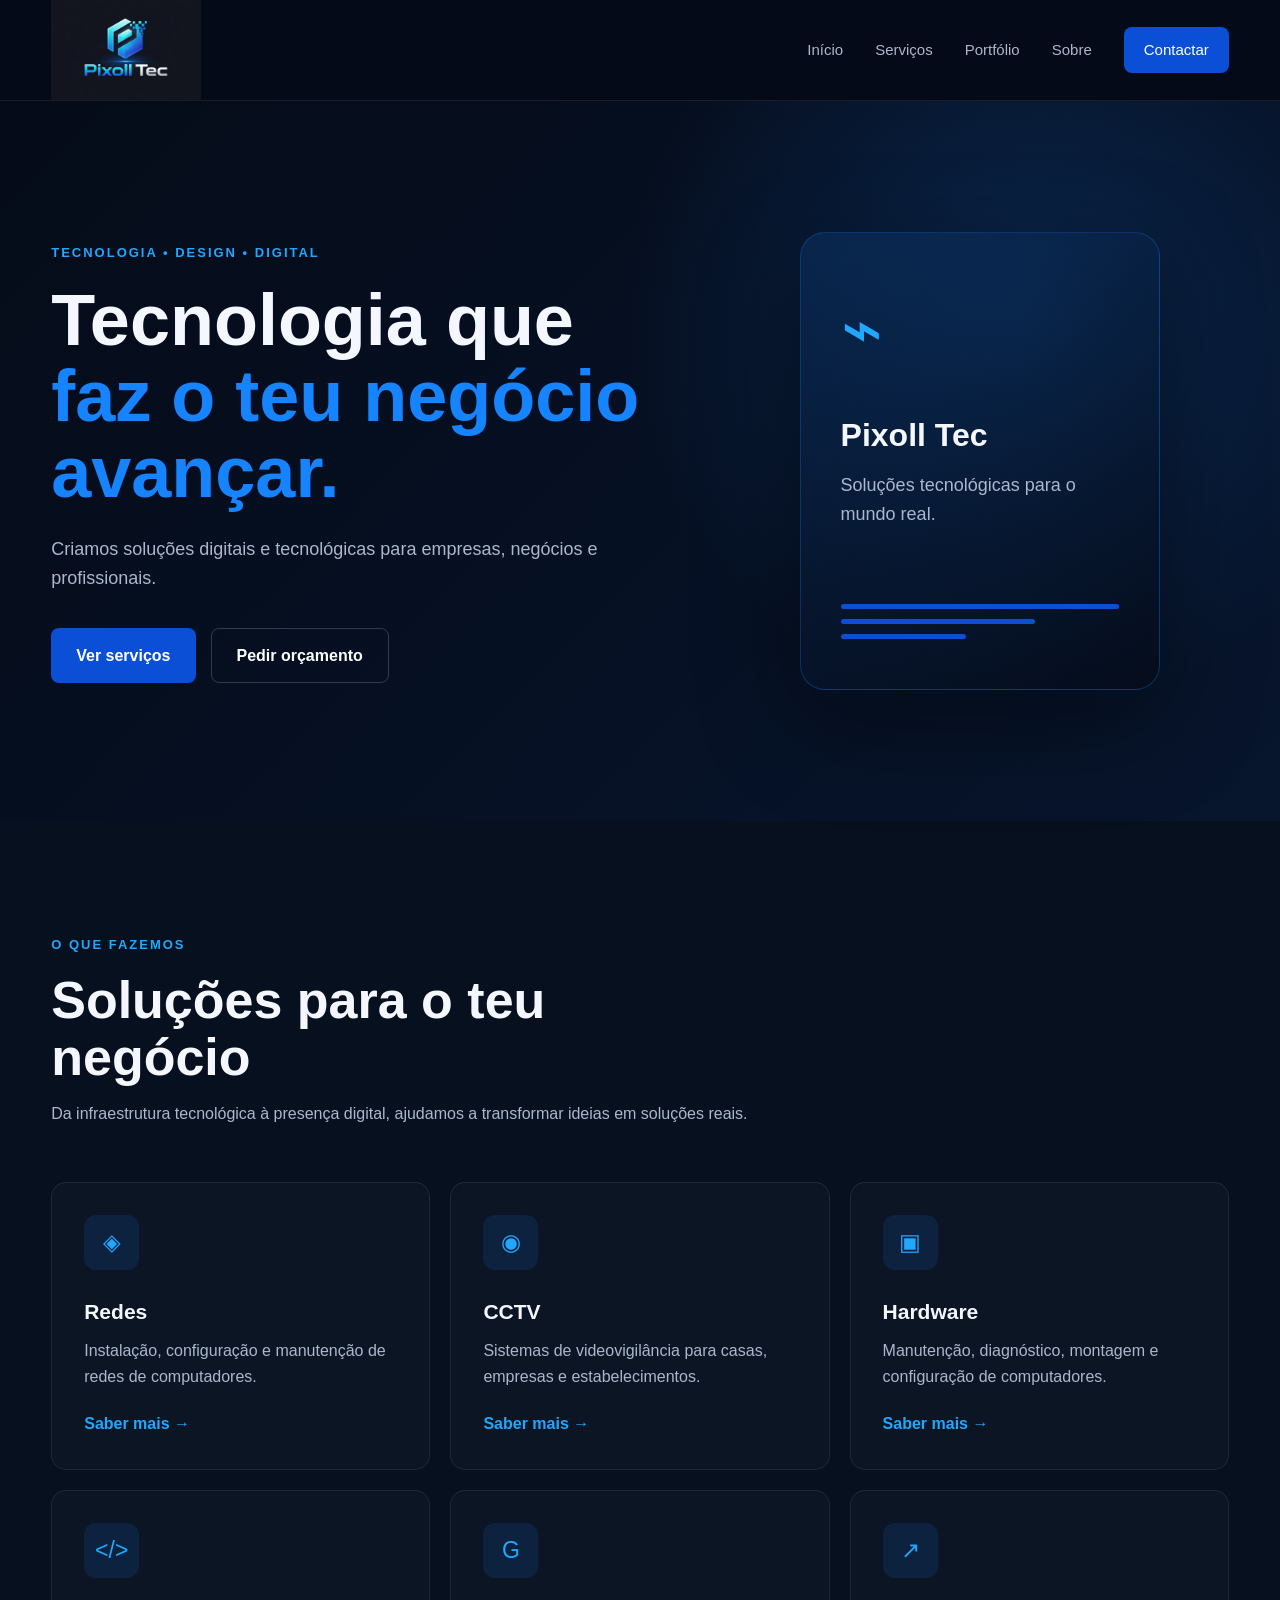
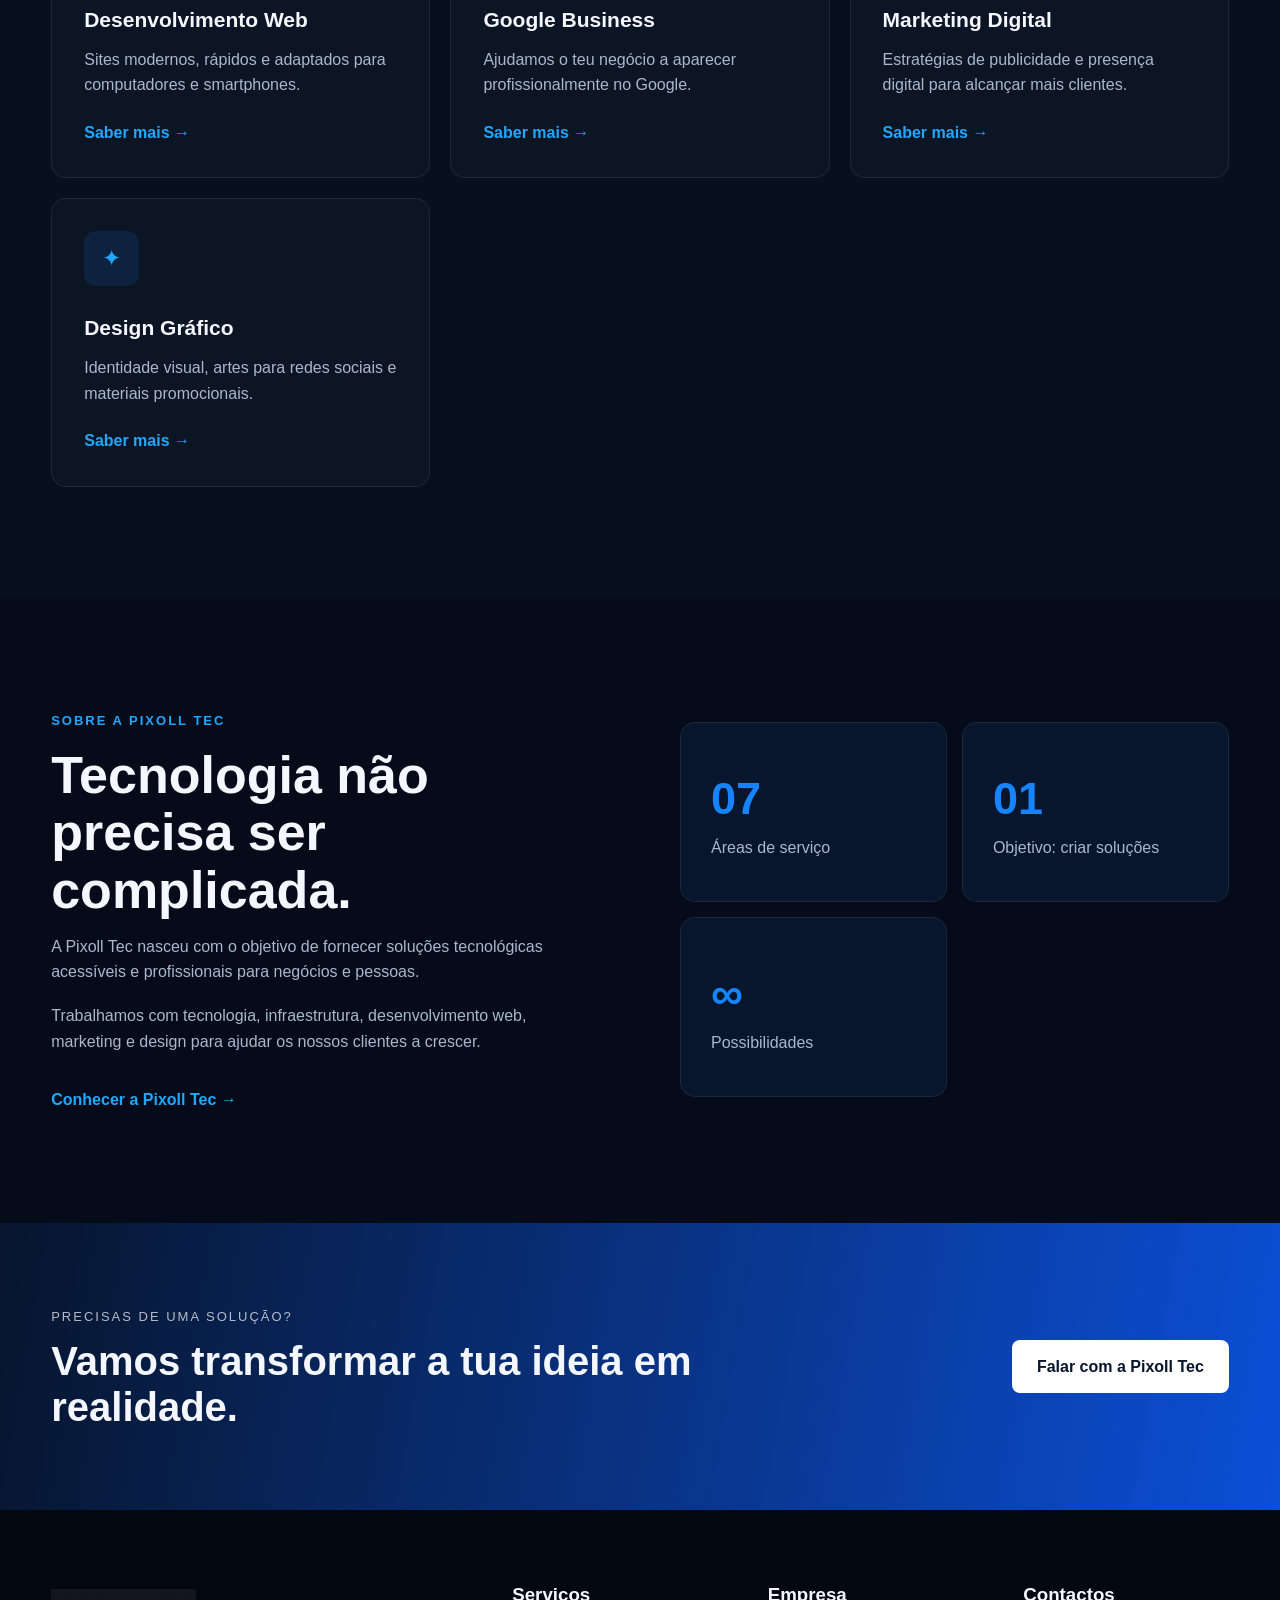
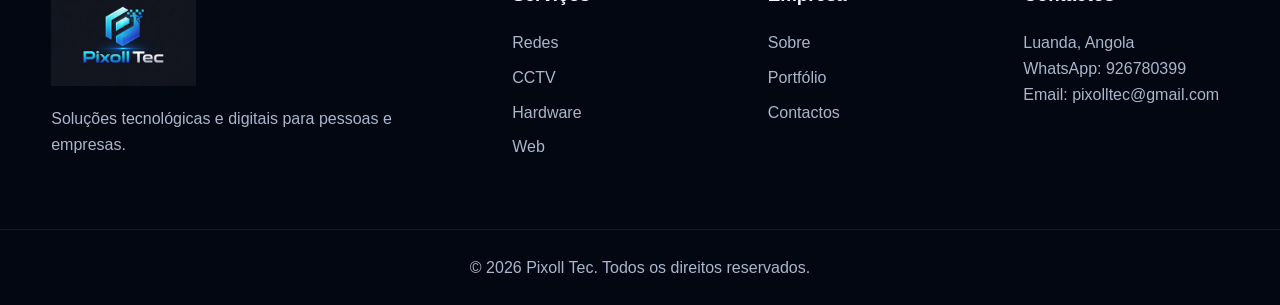
<file: index.html>
<!DOCTYPE html>
<html lang="pt">
<head>
    <!-- =========================
         BASIC SEO
    ========================== -->

    <meta charset="UTF-8">

    <title>Pixoll Tec | Soluções Tecnológicas e Digitais em Luanda</title>

    <meta name="description"
        content="Pixoll Tec é uma empresa de soluções tecnológicas e digitais em Luanda, Angola. Desenvolvimento Web, redes, CCTV, hardware, Google Business, marketing digital e design gráfico.">

    <meta name="keywords"
        content="Pixoll, Pixoll Tec, PixollTec, Pixoll Tecnologia, tecnologia em Luanda, soluções tecnológicas Angola, desenvolvimento web Luanda, criação de sites Angola, redes de computadores, CCTV Angola, hardware Angola, marketing digital Luanda, design gráfico Angola">

    <meta name="author" content="Pixoll Tec">
    <meta name="creator" content="Pixoll Tec">

    <meta name="robots" content="index, follow, max-image-preview:large">

    <meta name="googlebot" content="index, follow, max-image-preview:large">

    <meta name="viewport" content="width=device-width, initial-scale=1.0">

    <meta name="theme-color" content="#000000">

    <link rel="canonical" href="https://pixolltec.github.io/">


    <!-- =========================
         FAVICON / SITE ICON
    ========================== -->

    <link rel="icon" type="image/png" sizes="48x48" href="/logo.png">

    <link rel="icon" type="image/png" sizes="96x96" href="/logo.png">

    <link rel="apple-touch-icon" href="/logo.png">


    <!-- =========================
         OPEN GRAPH
         (Facebook / WhatsApp / etc.)
    ========================== -->

    <meta property="og:title"
        content="Pixoll Tec | Soluções Tecnológicas e Digitais">

    <meta property="og:description"
        content="Soluções tecnológicas e digitais para empresas, negócios e profissionais em Luanda, Angola.">

    <meta property="og:image"
        content="https://pixolltec.github.io/logo.png">

    <meta property="og:image:alt"
        content="Logo da Pixoll Tec">

    <meta property="og:url"
        content="https://pixolltec.github.io/">

    <meta property="og:type"
        content="website">

    <meta property="og:site_name"
        content="Pixoll Tec">

    <meta property="og:locale"
        content="pt_AO">


    <!-- =========================
         X / TWITTER
    ========================== -->

    <meta name="twitter:card"
        content="summary_large_image">

    <meta name="twitter:title"
        content="Pixoll Tec | Soluções Tecnológicas e Digitais">

    <meta name="twitter:description"
        content="Soluções tecnológicas e digitais em Luanda, Angola.">

    <meta name="twitter:image"
        content="https://pixolltec.github.io/logo.png">

    <meta name="twitter:image:alt"
        content="Logo da Pixoll Tec">


    <!-- =========================
         ORGANIZATION SCHEMA
    ========================== -->

    <script type="application/ld+json">
    {
        "@context": "https://schema.org",
        "@type": "Organization",

        "name": "Pixoll Tec",

        "alternateName": [
            "Pixoll",
            "PixollTec",
            "Pixoll Tecnologia"
        ],

        "url": "https://pixolltec.github.io/",

        "logo": {
            "@type": "ImageObject",
            "url": "https://pixolltec.github.io/logo.png"
        },

        "image": "https://pixolltec.github.io/logo.png",

        "description": "Pixoll Tec é uma empresa de soluções tecnológicas e digitais em Luanda, Angola.",

        "email": "pixolltec@gmail.com",

        "founder": {
            "@type": "Person",
            "name": "Delson"
        },

        "address": {
            "@type": "PostalAddress",
            "addressLocality": "Luanda",
            "addressCountry": "AO"
        },

        "areaServed": {
            "@type": "Country",
            "name": "Angola"
        },

        "sameAs": []
    }
    </script>


    <!-- =========================
         WEBSITE SCHEMA
    ========================== -->

    <script type="application/ld+json">
    {
        "@context": "https://schema.org",
        "@type": "WebSite",

        "name": "Pixoll Tec",

        "alternateName": [
            "Pixoll",
            "PixollTec"
        ],

        "url": "https://pixolltec.github.io/"
    }
    </script>


    <!-- =========================
         CSS
    ========================== -->

    <link rel="stylesheet" href="style.css">
</head>
<body>

    <!-- ================= HEADER ================= -->

    <header class="header">

        <div class="container nav-container">

            <a href="index.html" class="logo">
                <img src="logo.png" alt="Pixoll Tec">
            </a>

            <button class="menu-btn" id="menuBtn">
                ☰
            </button>

            <nav class="nav" id="nav">

                <a href="index.html">Início</a>

                <a href="servicos.html">Serviços</a>

                <a href="portfolio.html">Portfólio</a>

                <a href="sobre.html">Sobre</a>

                <a href="contacto.html" class="nav-button">
                    Contactar
                </a>

            </nav>

        </div>

    </header>


    <!-- ================= HERO ================= -->

    <main>

        <section class="hero">

            <div class="container hero-content">

                <div class="hero-text">

                    <span class="hero-tag">
                        TECNOLOGIA • DESIGN • DIGITAL
                    </span>

                    <h1>
                        Tecnologia que
                        <span>faz o teu negócio avançar.</span>
                    </h1>

                    <p>
                        Criamos soluções digitais e tecnológicas para
                        empresas, negócios e profissionais.
                    </p>

                    <div class="hero-buttons">

                        <a href="servicos.html" class="btn btn-primary">
                            Ver serviços
                        </a>

                        <a href="contacto.html" class="btn btn-outline">
                            Pedir orçamento
                        </a>

                    </div>

                </div>


                <div class="hero-card">

                    <div class="hero-card-glow"></div>

                    <div class="tech-card">

                        <span class="tech-icon">⌁</span>

                        <h3>Pixoll Tec</h3>

                        <p>
                            Soluções tecnológicas para o mundo real.
                        </p>

                        <div class="tech-lines">
                            <span></span>
                            <span></span>
                            <span></span>
                        </div>

                    </div>

                </div>

            </div>

        </section>


        <!-- ================= SERVIÇOS ================= -->

        <section class="section services-preview">

            <div class="container">

                <div class="section-heading">

                    <span>O QUE FAZEMOS</span>

                    <h2>
                        Soluções para o teu negócio
                    </h2>

                    <p>
                        Da infraestrutura tecnológica à presença digital,
                        ajudamos a transformar ideias em soluções reais.
                    </p>

                </div>


                <div class="services-grid">

                    <article class="service-card">

                        <div class="service-icon">
                            ◈
                        </div>

                        <h3>Redes</h3>

                        <p>
                            Instalação, configuração e manutenção
                            de redes de computadores.
                        </p>

                        <a href="redes.html">
                            Saber mais →
                        </a>

                    </article>


                    <article class="service-card">

                        <div class="service-icon">
                            ◉
                        </div>

                        <h3>CCTV</h3>

                        <p>
                            Sistemas de videovigilância para casas,
                            empresas e estabelecimentos.
                        </p>

                        <a href="cctv.html">
                            Saber mais →
                        </a>

                    </article>


                    <article class="service-card">

                        <div class="service-icon">
                            ▣
                        </div>

                        <h3>Hardware</h3>

                        <p>
                            Manutenção, diagnóstico, montagem e
                            configuração de computadores.
                        </p>

                        <a href="hardware.html">
                            Saber mais →
                        </a>

                    </article>


                    <article class="service-card">

                        <div class="service-icon">
                            &lt;/&gt;
                        </div>

                        <h3>Desenvolvimento Web</h3>

                        <p>
                            Sites modernos, rápidos e adaptados
                            para computadores e smartphones.
                        </p>

                        <a href="desenvolvimento-web.html">
                            Saber mais →
                        </a>

                    </article>


                    <article class="service-card">

                        <div class="service-icon">
                            G
                        </div>

                        <h3>Google Business</h3>

                        <p>
                            Ajudamos o teu negócio a aparecer
                            profissionalmente no Google.
                        </p>

                        <a href="google-business.html">
                            Saber mais →
                        </a>

                    </article>


                    <article class="service-card">

                        <div class="service-icon">
                            ↗
                        </div>

                        <h3>Marketing Digital</h3>

                        <p>
                            Estratégias de publicidade e presença
                            digital para alcançar mais clientes.
                        </p>

                        <a href="marketing.html">
                            Saber mais →
                        </a>

                    </article>


                    <article class="service-card">

                        <div class="service-icon">
                            ✦
                        </div>

                        <h3>Design Gráfico</h3>

                        <p>
                            Identidade visual, artes para redes
                            sociais e materiais promocionais.
                        </p>

                        <a href="design.html">
                            Saber mais →
                        </a>

                    </article>

                </div>

            </div>

        </section>


        <!-- ================= SOBRE ================= -->

        <section class="section about-preview">

            <div class="container about-grid">

                <div>

                    <span class="section-label">
                        SOBRE A PIXOLL TEC
                    </span>

                    <h2>
                        Tecnologia não precisa ser complicada.
                    </h2>

                    <p>
                        A Pixoll Tec nasceu com o objetivo de fornecer
                        soluções tecnológicas acessíveis e profissionais
                        para negócios e pessoas.
                    </p>

                    <p>
                        Trabalhamos com tecnologia, infraestrutura,
                        desenvolvimento web, marketing e design para
                        ajudar os nossos clientes a crescer.
                    </p>

                    <a href="sobre.html" class="text-link">
                        Conhecer a Pixoll Tec →
                    </a>

                </div>


                <div class="about-box">

                    <div class="stat">
                        <strong>07</strong>
                        <span>Áreas de serviço</span>
                    </div>

                    <div class="stat">
                        <strong>01</strong>
                        <span>Objetivo: criar soluções</span>
                    </div>

                    <div class="stat">
                        <strong>∞</strong>
                        <span>Possibilidades</span>
                    </div>

                </div>

            </div>

        </section>


        <!-- ================= CTA ================= -->

        <section class="cta">

            <div class="container">

                <div class="cta-content">

                    <div>

                        <span>
                            PRECISAS DE UMA SOLUÇÃO?
                        </span>

                        <h2>
                            Vamos transformar a tua ideia em realidade.
                        </h2>

                    </div>

                    <a href="contacto.html" class="btn btn-primary">
                        Falar com a Pixoll Tec
                    </a>

                </div>

            </div>

        </section>

    </main>


    <!-- ================= FOOTER ================= -->

    <footer class="footer">

        <div class="container footer-grid">

            <div>

                <a href="index.html" class="footer-logo">
                    <img src="logo.png" alt="Pixoll Tec">
                </a>

                <p>
                    Soluções tecnológicas e digitais para
                    pessoas e empresas.
                </p>

            </div>


            <div>

                <h3>Serviços</h3>

                <a href="redes.html">Redes</a>
                <a href="cctv.html">CCTV</a>
                <a href="hardware.html">Hardware</a>
                <a href="desenvolvimento-web.html">Web</a>

            </div>


            <div>

                <h3>Empresa</h3>

                <a href="sobre.html">Sobre</a>
                <a href="portfolio.html">Portfólio</a>
                <a href="contacto.html">Contactos</a>

            </div>


            <div>

                <h3>Contactos</h3>

                <p>Luanda, Angola</p>
                <p>WhatsApp:  926780399</p>
                <p>Email:  pixolltec@gmail.com</p>

            </div>

        </div>


        <div class="footer-bottom">

            <p>
                © 2026 Pixoll Tec. Todos os direitos reservados.
            </p>

        </div>

    </footer>


    <script src="script.js"></script>

</body>
</html>
</file>
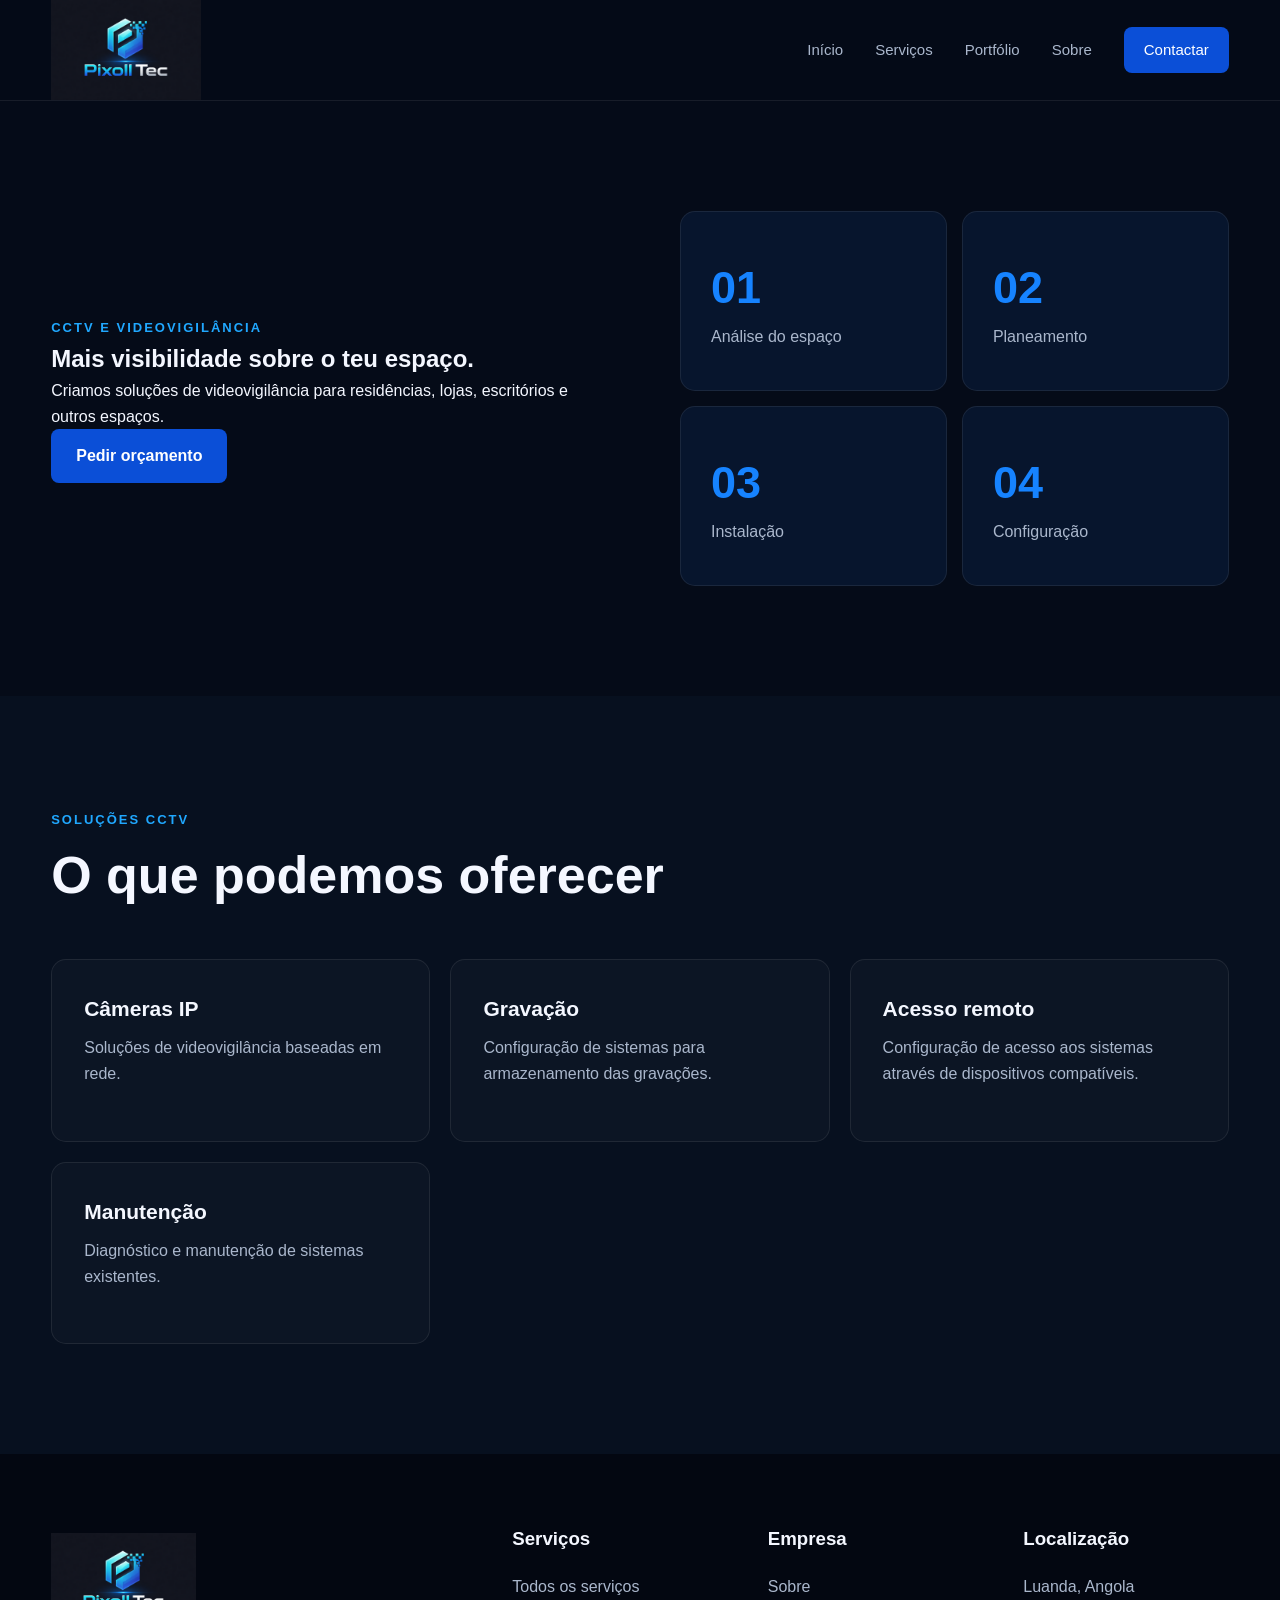
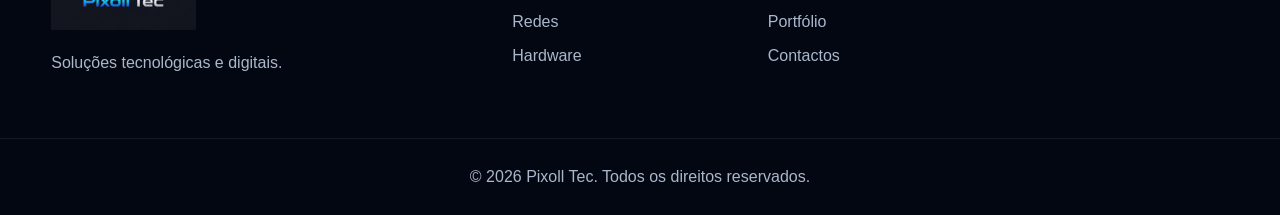
<file: cctv.html>
<!DOCTYPE html>
<html lang="pt">
<head>

    <meta charset="UTF-8">

    <meta
        name="viewport"
        content="width=device-width, initial-scale=1.0"
    >

    <title>CCTV | Pixoll Tec</title>

    <link rel="stylesheet" href="style.css">

</head>

<body>

<header class="header">

    <div class="container nav-container">

        <a href="index.html" class="logo">
            <img src="logo.png" alt="Pixoll Tec">
        </a>

        <button class="menu-btn" id="menuBtn">☰</button>

        <nav class="nav" id="nav">

            <a href="index.html">Início</a>
            <a href="servicos.html">Serviços</a>
            <a href="portfolio.html">Portfólio</a>
            <a href="sobre.html">Sobre</a>

            <a href="contacto.html" class="nav-button">
                Contactar
            </a>

        </nav>

    </div>

</header>


<main>

<section class="section">

    <div class="container about-grid">

        <div>

            <span class="section-label">
                CCTV E VIDEOVIGILÂNCIA
            </span>

            <h1>
                Mais visibilidade
                sobre o teu espaço.
            </h1>

            <p>
                Criamos soluções de videovigilância para
                residências, lojas, escritórios e outros
                espaços.
            </p>

            <a href="contacto.html" class="btn btn-primary">
                Pedir orçamento
            </a>

        </div>


        <div class="about-box">

            <div class="stat">
                <strong>01</strong>
                <span>Análise do espaço</span>
            </div>

            <div class="stat">
                <strong>02</strong>
                <span>Planeamento</span>
            </div>

            <div class="stat">
                <strong>03</strong>
                <span>Instalação</span>
            </div>

            <div class="stat">
                <strong>04</strong>
                <span>Configuração</span>
            </div>

        </div>

    </div>

</section>


<section class="section services-preview">

    <div class="container">

        <div class="section-heading">

            <span>SOLUÇÕES CCTV</span>

            <h2>O que podemos oferecer</h2>

        </div>


        <div class="services-grid">

            <article class="service-card">
                <h3>Câmeras IP</h3>
                <p>
                    Soluções de videovigilância baseadas
                    em rede.
                </p>
            </article>

            <article class="service-card">
                <h3>Gravação</h3>
                <p>
                    Configuração de sistemas para
                    armazenamento das gravações.
                </p>
            </article>

            <article class="service-card">
                <h3>Acesso remoto</h3>
                <p>
                    Configuração de acesso aos sistemas
                    através de dispositivos compatíveis.
                </p>
            </article>

            <article class="service-card">
                <h3>Manutenção</h3>
                <p>
                    Diagnóstico e manutenção de sistemas
                    existentes.
                </p>
            </article>

        </div>

    </div>

</section>

</main>


<footer class="footer">

    <div class="container footer-grid">

        <div>
            <a href="index.html" class="footer-logo">
                <img src="logo.png" alt="Pixoll Tec">
            </a>
            <p>Soluções tecnológicas e digitais.</p>
        </div>

        <div>
            <h3>Serviços</h3>
            <a href="servicos.html">Todos os serviços</a>
            <a href="redes.html">Redes</a>
            <a href="hardware.html">Hardware</a>
        </div>

        <div>
            <h3>Empresa</h3>
            <a href="sobre.html">Sobre</a>
            <a href="portfolio.html">Portfólio</a>
            <a href="contacto.html">Contactos</a>
        </div>

        <div>
            <h3>Localização</h3>
            <p>Luanda, Angola</p>
        </div>

    </div>

    <div class="footer-bottom">
        <p>© 2026 Pixoll Tec. Todos os direitos reservados.</p>
    </div>

</footer>

<script src="script.js"></script>

</body>
</html>
</file>
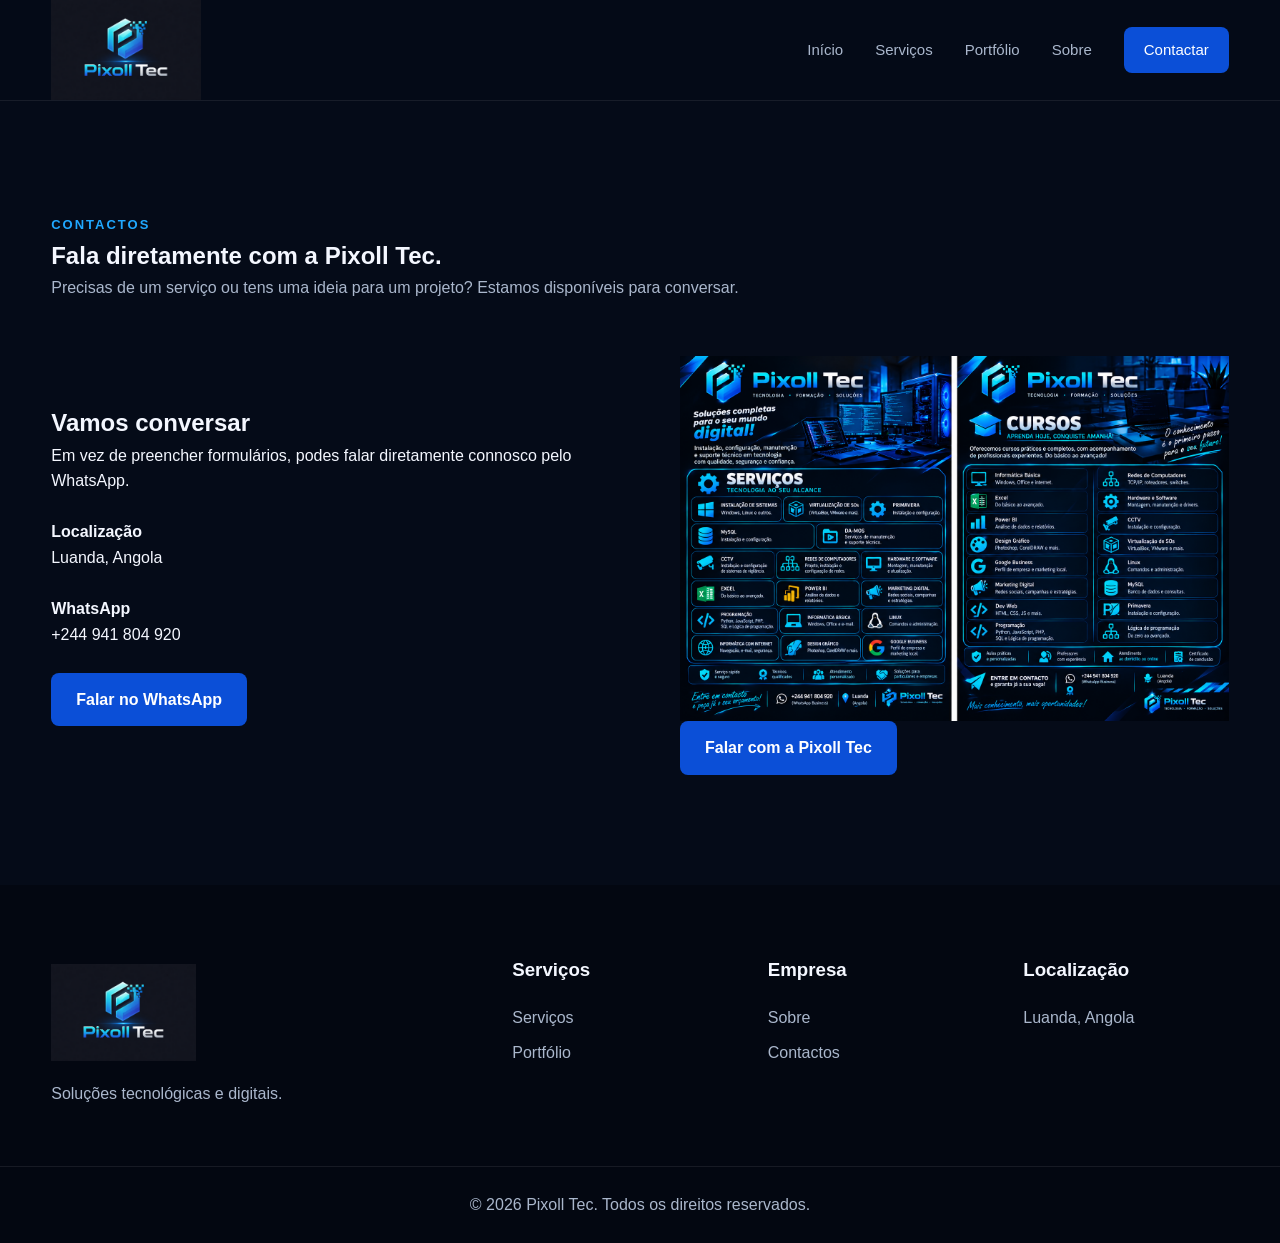
<file: contacto.html>
<!DOCTYPE html>
<html lang="pt">
<head>

    <meta charset="UTF-8">

    <meta
        name="viewport"
        content="width=device-width, initial-scale=1.0"
    >

    <title>Contactos | Pixoll Tec</title>

    <link rel="stylesheet" href="style.css">

</head>

<body>

<header class="header">

    <div class="container nav-container">

        <a href="index.html" class="logo">
            <img src="logo.png" alt="Pixoll Tec">
        </a>

        <button class="menu-btn" id="menuBtn">☰</button>

        <nav class="nav" id="nav">
            <a href="index.html">Início</a>
            <a href="servicos.html">Serviços</a>
            <a href="portfolio.html">Portfólio</a>
            <a href="sobre.html">Sobre</a>
            <a href="contacto.html" class="nav-button">Contactar</a>
        </nav>

    </div>

</header>


<main>

<section class="section">

    <div class="container">

        <div class="section-heading">

            <span>CONTACTOS</span>

            <h1>
                Fala diretamente com a Pixoll Tec.
            </h1>

            <p>
                Precisas de um serviço ou tens uma ideia
                para um projeto? Estamos disponíveis para conversar.
            </p>

        </div>


        <div class="about-grid contact-content">

            <!-- INFORMAÇÕES -->

            <div class="contact-info">

                <h2>Vamos conversar</h2>

                <p>
                    Em vez de preencher formulários,
                    podes falar diretamente connosco pelo WhatsApp.
                </p>

                <br>

                <p>
                    <strong>Localização</strong><br>
                    Luanda, Angola
                </p>

                <br>

                <p>
                    <strong>WhatsApp</strong><br>
                    +244 941 804 920
                </p>

                <br>

                <a
                    href="https://wa.me/244941804920"
                    class="btn btn-primary"
                    target="_blank"
                    rel="noopener"
                >
                    Falar no WhatsApp
                </a>

            </div>


            <!-- BANNER -->

            <div class="contact-banner">

                <img
                    src="flyer.png"
                    alt="Pixoll Tec - Serviços tecnológicos e digitais"
                >

                <a
                    href="https://wa.me/244941804920"
                    class="btn btn-primary banner-whatsapp"
                    target="_blank"
                    rel="noopener"
                >
                    Falar com a Pixoll Tec
                </a>

            </div>

        </div>

    </div>

</section>

</main>


<footer class="footer">

    <div class="container footer-grid">

        <div>

            <a href="index.html" class="footer-logo">
                <img src="logo.png" alt="Pixoll Tec">
            </a>

            <p>
                Soluções tecnológicas e digitais.
            </p>

        </div>


        <div>

            <h3>Serviços</h3>

            <a href="servicos.html">Serviços</a>
            <a href="portfolio.html">Portfólio</a>

        </div>


        <div>

            <h3>Empresa</h3>

            <a href="sobre.html">Sobre</a>
            <a href="contacto.html">Contactos</a>

        </div>


        <div>

            <h3>Localização</h3>

            <p>
                Luanda, Angola
            </p>

        </div>

    </div>


    <div class="footer-bottom">

        <p>
            © 2026 Pixoll Tec.
            Todos os direitos reservados.
        </p>

    </div>

</footer>


<script src="script.js"></script>

</body>
</html>
</file>
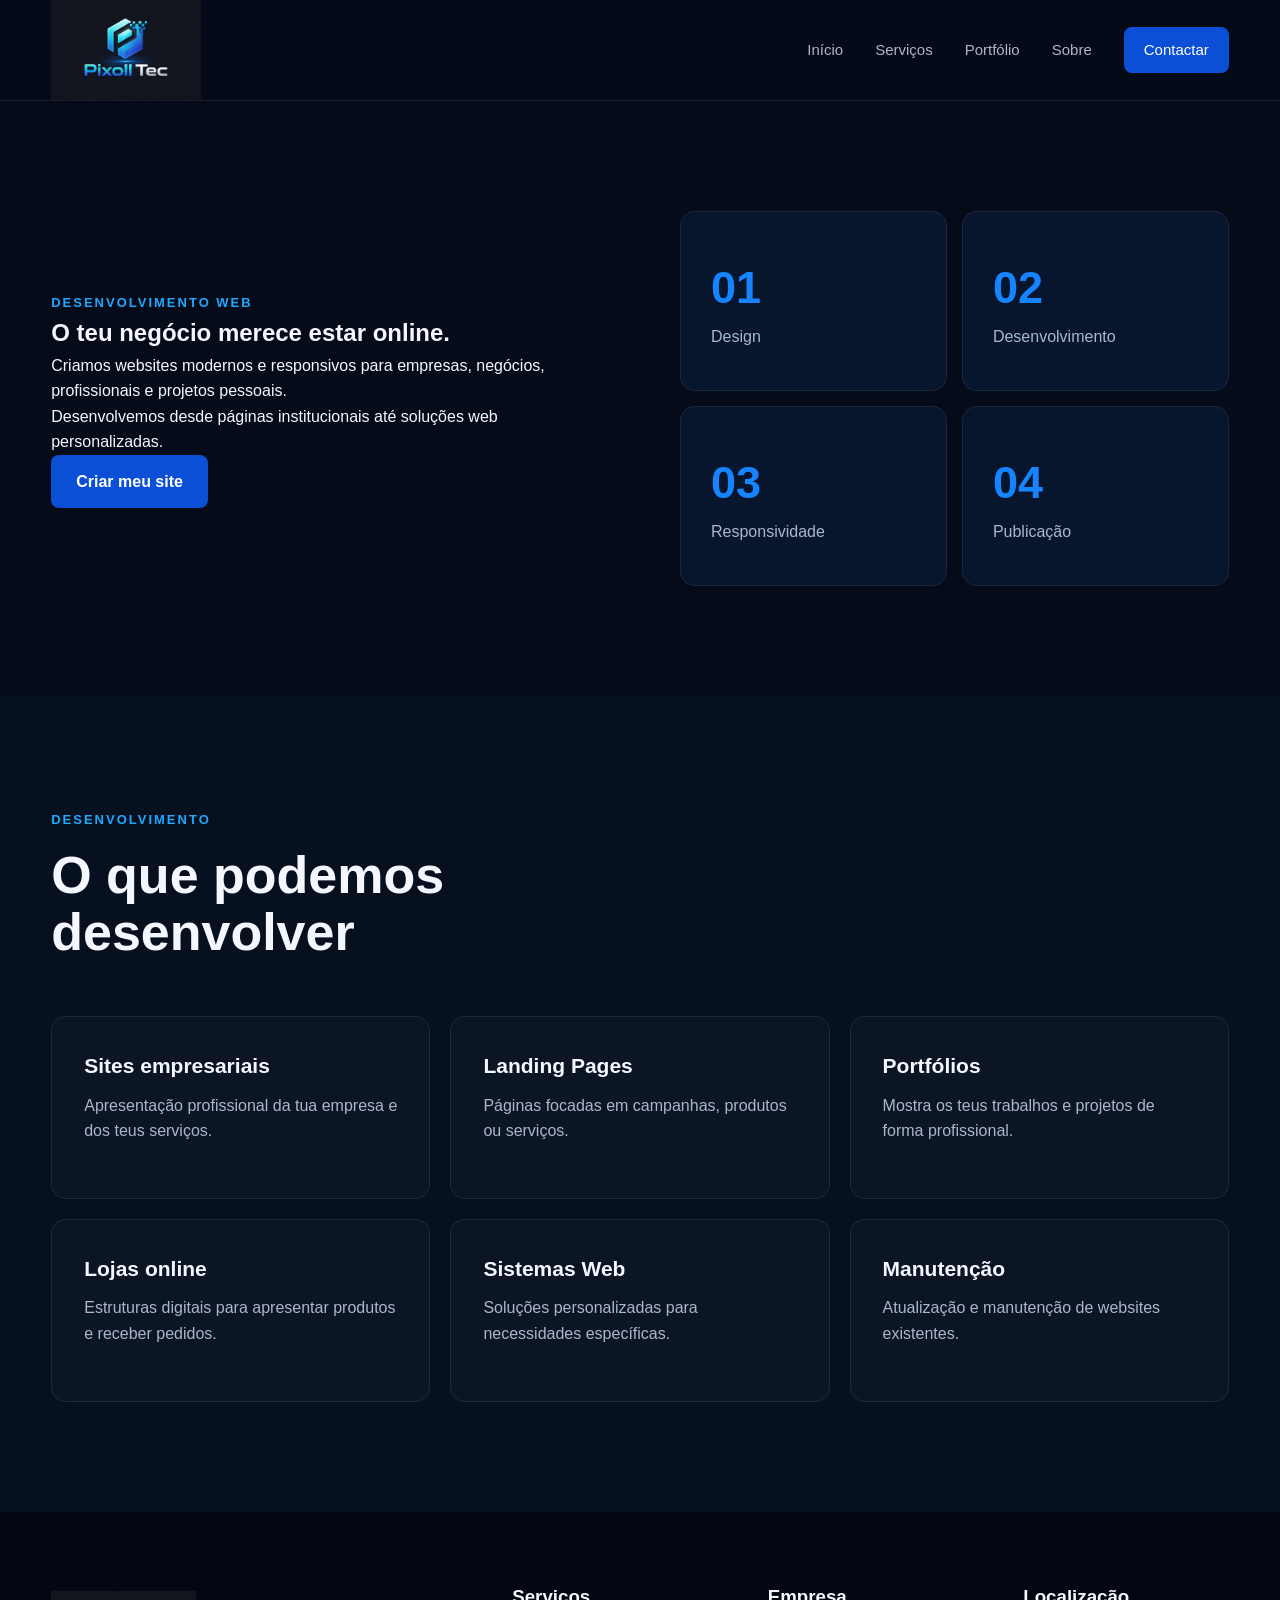
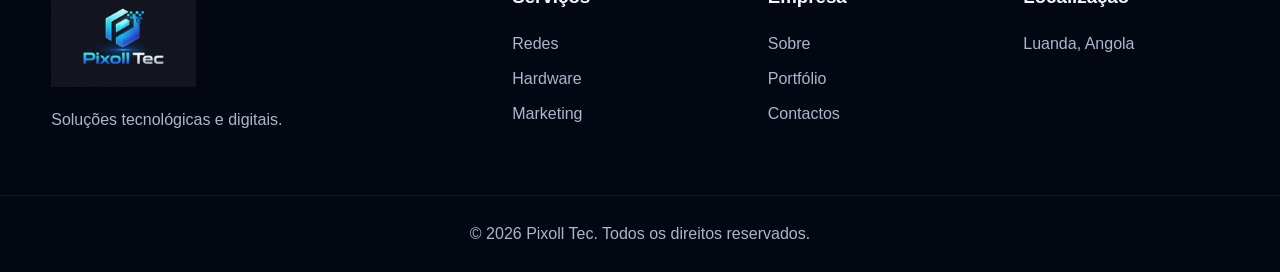
<file: desenvolvimento-web.html>
<!DOCTYPE html>
<html lang="pt">
<head>

    <meta charset="UTF-8">

    <meta
        name="viewport"
        content="width=device-width, initial-scale=1.0"
    >

    <title>Desenvolvimento Web | Pixoll Tec</title>

    <link rel="stylesheet" href="style.css">

</head>

<body>

<header class="header">

    <div class="container nav-container">

        <a href="index.html" class="logo">
            <img src="logo.png" alt="Pixoll Tec">
        </a>

        <button class="menu-btn" id="menuBtn">☰</button>

        <nav class="nav" id="nav">

            <a href="index.html">Início</a>
            <a href="servicos.html">Serviços</a>
            <a href="portfolio.html">Portfólio</a>
            <a href="sobre.html">Sobre</a>
            <a href="contacto.html" class="nav-button">Contactar</a>

        </nav>

    </div>

</header>


<main>

<section class="section">

    <div class="container about-grid">

        <div>

            <span class="section-label">
                DESENVOLVIMENTO WEB
            </span>

            <h1>
                O teu negócio
                merece estar online.
            </h1>

            <p>
                Criamos websites modernos e responsivos
                para empresas, negócios, profissionais
                e projetos pessoais.
            </p>

            <p>
                Desenvolvemos desde páginas institucionais
                até soluções web personalizadas.
            </p>

            <a href="contacto.html" class="btn btn-primary">
                Criar meu site
            </a>

        </div>


        <div class="about-box">

            <div class="stat">
                <strong>01</strong>
                <span>Design</span>
            </div>

            <div class="stat">
                <strong>02</strong>
                <span>Desenvolvimento</span>
            </div>

            <div class="stat">
                <strong>03</strong>
                <span>Responsividade</span>
            </div>

            <div class="stat">
                <strong>04</strong>
                <span>Publicação</span>
            </div>

        </div>

    </div>

</section>


<section class="section services-preview">

    <div class="container">

        <div class="section-heading">

            <span>DESENVOLVIMENTO</span>

            <h2>O que podemos desenvolver</h2>

        </div>


        <div class="services-grid">

            <article class="service-card">
                <h3>Sites empresariais</h3>
                <p>
                    Apresentação profissional da tua empresa
                    e dos teus serviços.
                </p>
            </article>

            <article class="service-card">
                <h3>Landing Pages</h3>
                <p>
                    Páginas focadas em campanhas,
                    produtos ou serviços.
                </p>
            </article>

            <article class="service-card">
                <h3>Portfólios</h3>
                <p>
                    Mostra os teus trabalhos e projetos
                    de forma profissional.
                </p>
            </article>

            <article class="service-card">
                <h3>Lojas online</h3>
                <p>
                    Estruturas digitais para apresentar
                    produtos e receber pedidos.
                </p>
            </article>

            <article class="service-card">
                <h3>Sistemas Web</h3>
                <p>
                    Soluções personalizadas para
                    necessidades específicas.
                </p>
            </article>

            <article class="service-card">
                <h3>Manutenção</h3>
                <p>
                    Atualização e manutenção de
                    websites existentes.
                </p>
            </article>

        </div>

    </div>

</section>

</main>


<footer class="footer">

    <div class="container footer-grid">

        <div>
            <a href="index.html" class="footer-logo">
                <img src="logo.png" alt="Pixoll Tec">
            </a>
            <p>Soluções tecnológicas e digitais.</p>
        </div>

        <div>
            <h3>Serviços</h3>
            <a href="redes.html">Redes</a>
            <a href="hardware.html">Hardware</a>
            <a href="marketing.html">Marketing</a>
        </div>

        <div>
            <h3>Empresa</h3>
            <a href="sobre.html">Sobre</a>
            <a href="portfolio.html">Portfólio</a>
            <a href="contacto.html">Contactos</a>
        </div>

        <div>
            <h3>Localização</h3>
            <p>Luanda, Angola</p>
        </div>

    </div>

    <div class="footer-bottom">
        <p>© 2026 Pixoll Tec. Todos os direitos reservados.</p>
    </div>

</footer>

<script src="script.js"></script>

</body>
</html>
</file>
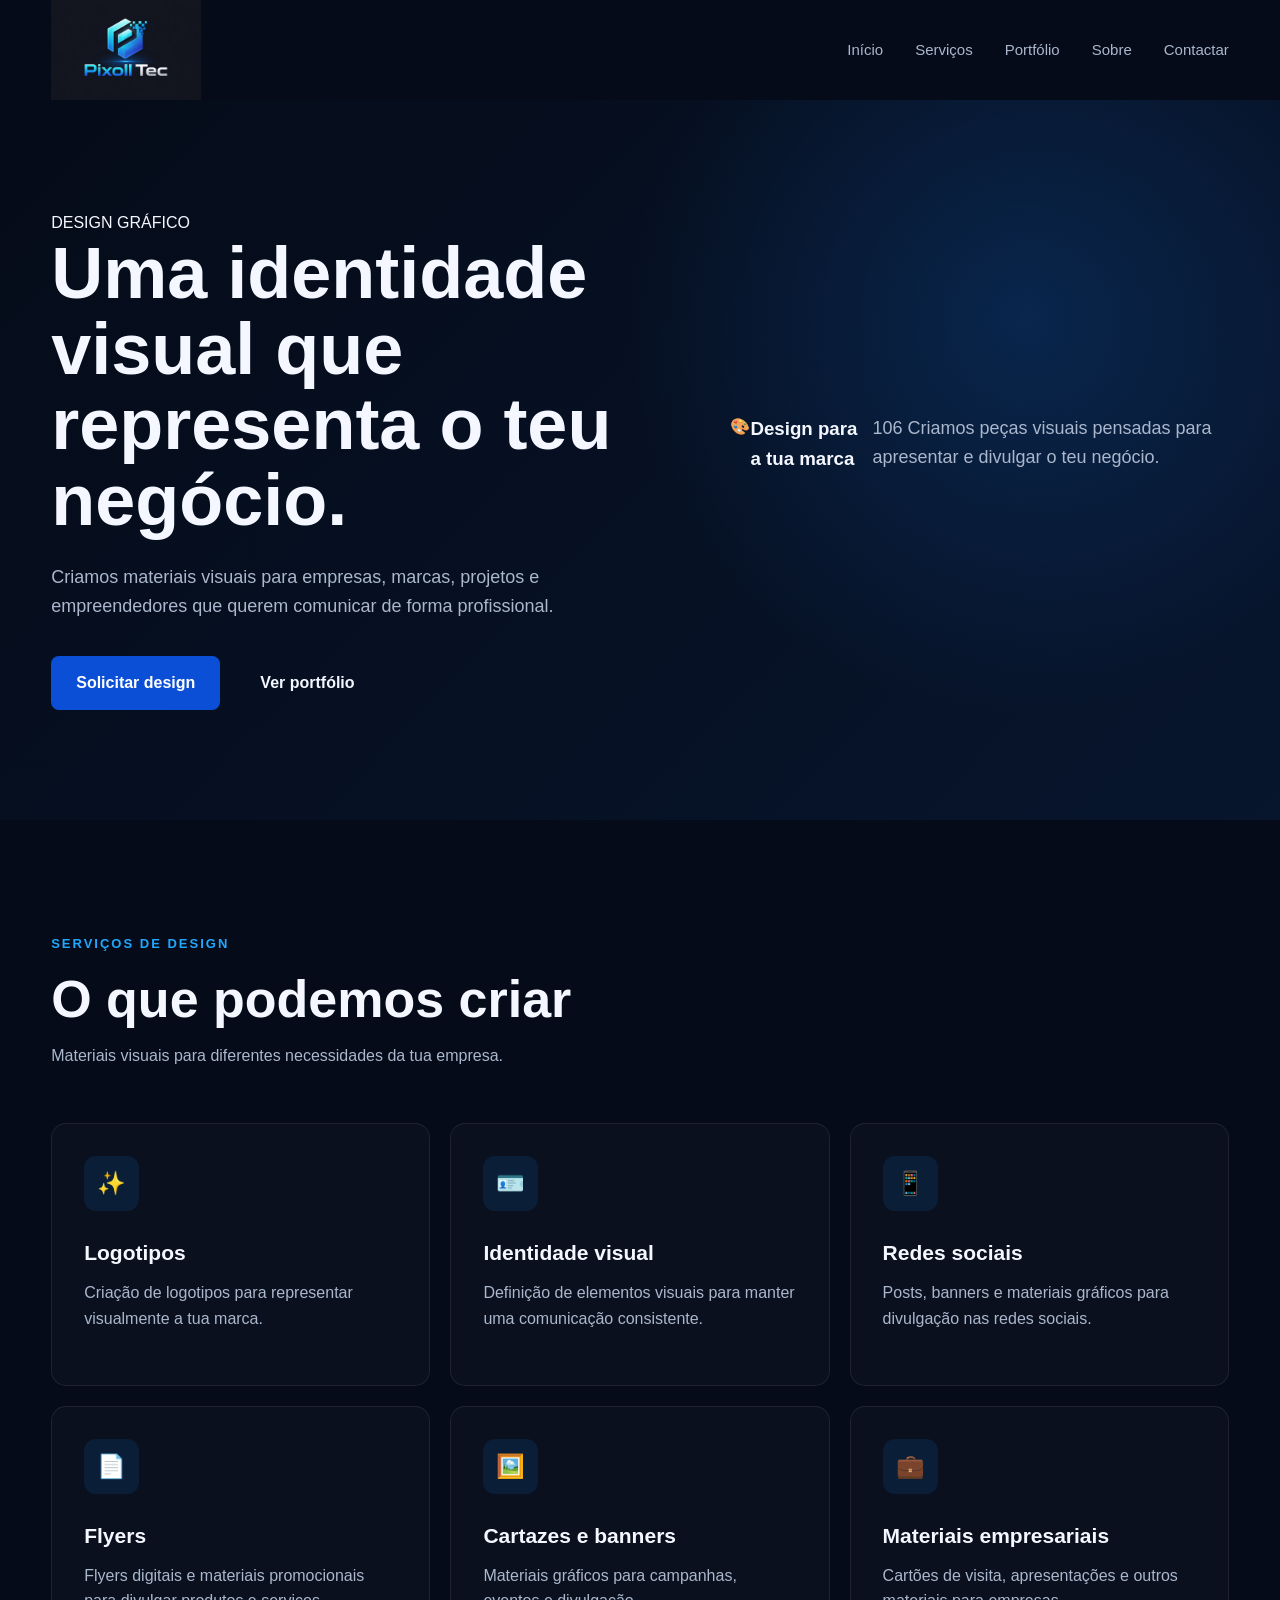
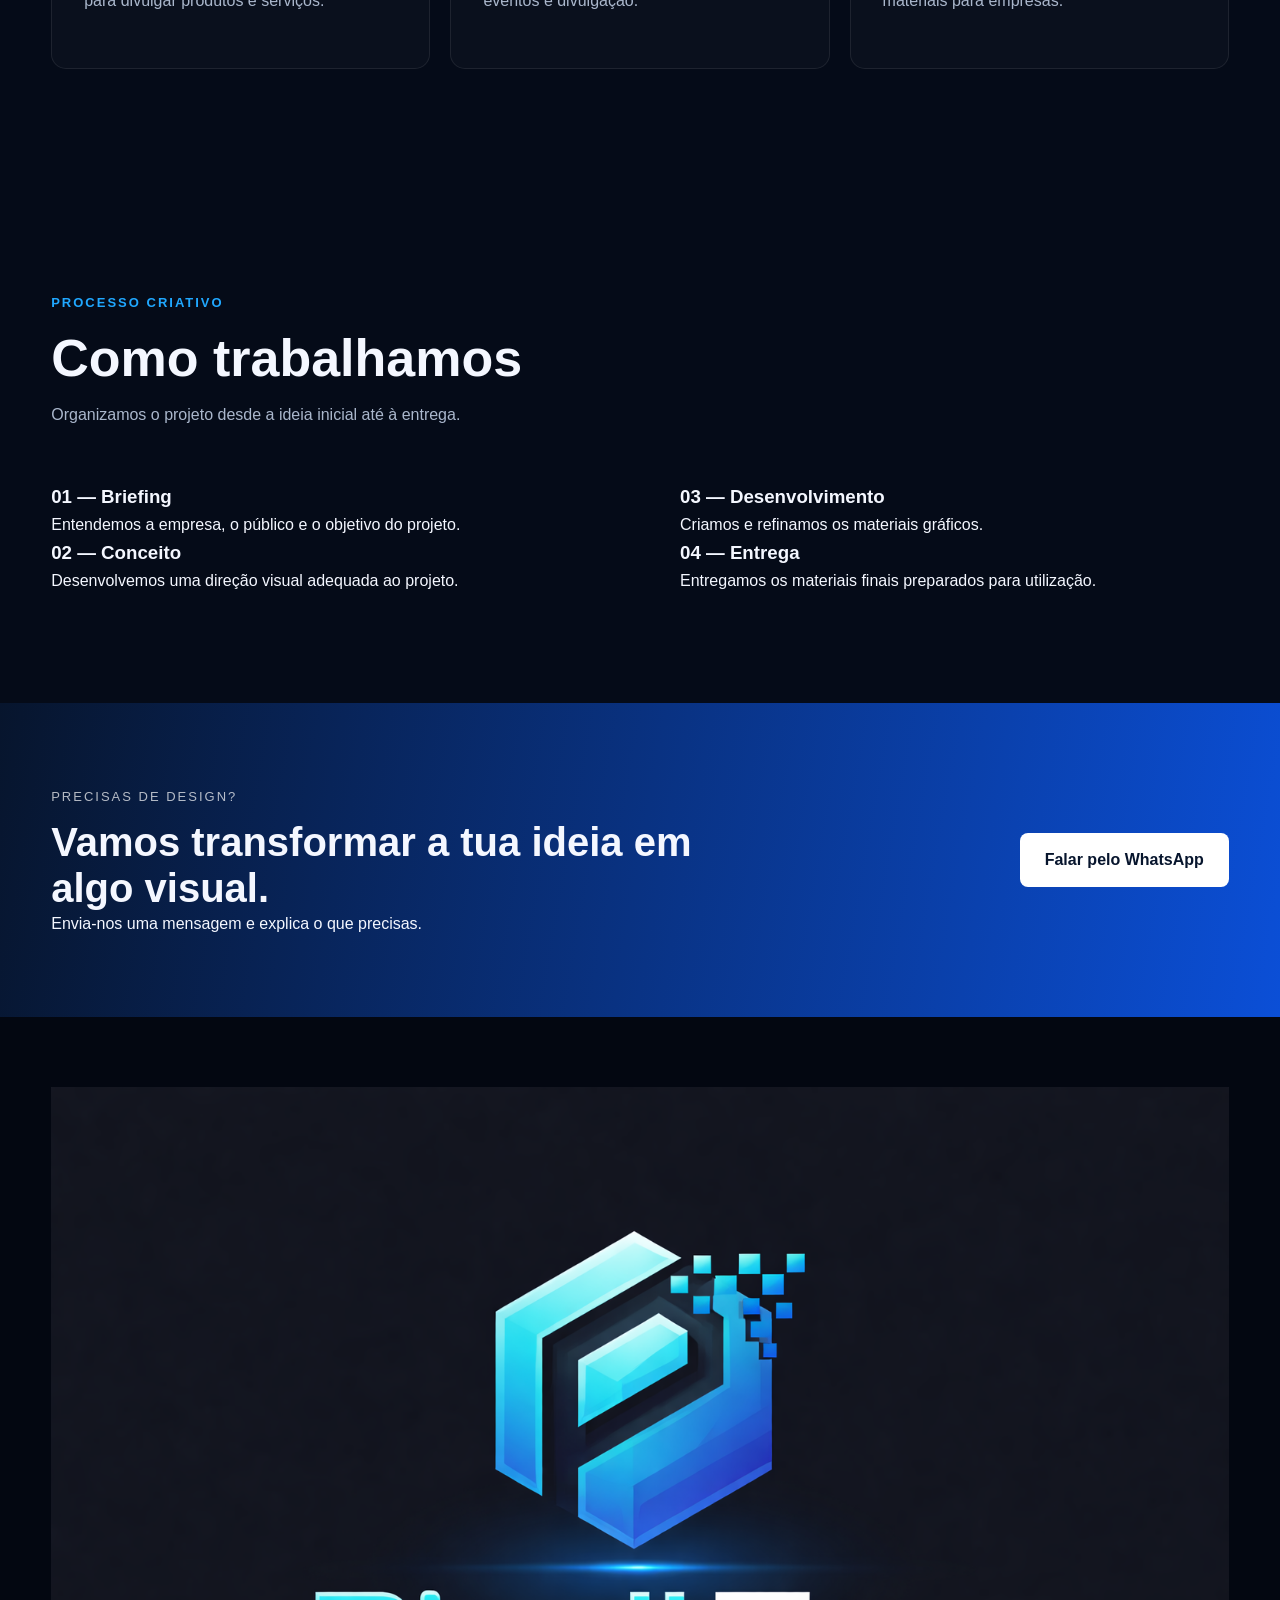
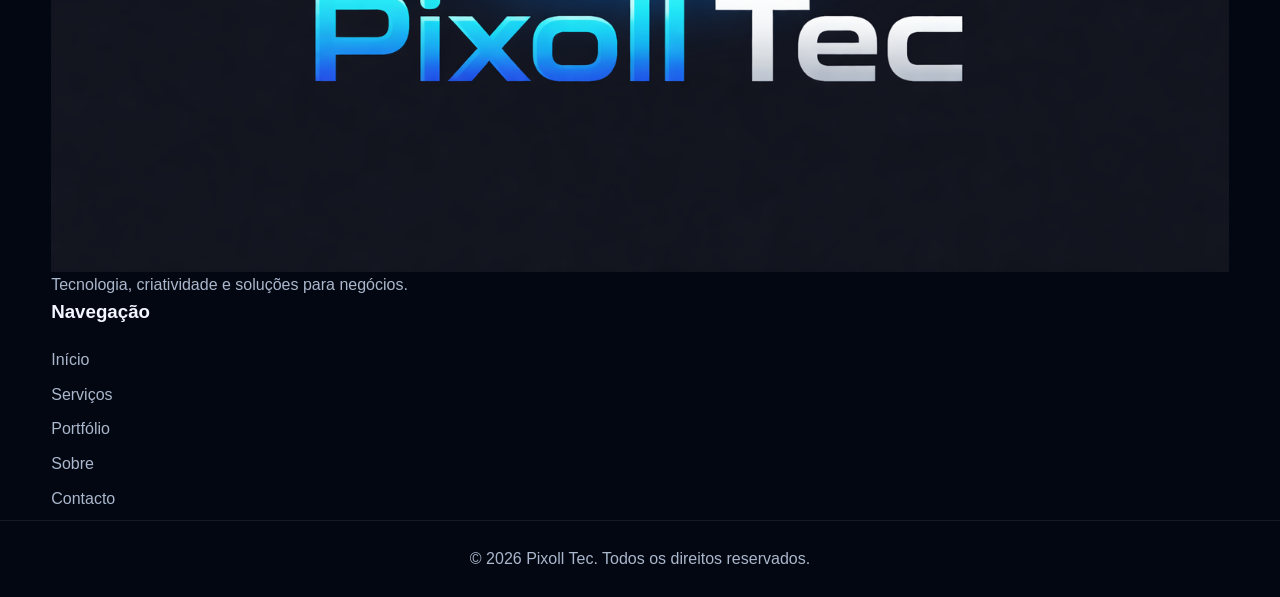
<file: design.html>
<!DOCTYPE html>
<html lang="pt">
<head>
    <meta charset="UTF-8">
    <meta name="viewport" content="width=device-width, initial-scale=1.0">

    <title>Design Gráfico | Pixoll Tec</title>

    <meta
        name="description"
        content="Serviços de design gráfico da Pixoll Tec: logotipos, flyers, banners, identidade visual e conteúdo para redes sociais."
    >

    <link rel="stylesheet" href="style.css">
</head>

<body>

    <!-- =========================
         NAVEGAÇÃO
    ========================== -->
    <header class="navbar">

        <div class="container nav-container">

            <a href="index.html" class="logo">

                <img
                    src="logo.png"
                    alt="Pixoll Tec"
                >

            </a>


            <button
                class="menu-btn"
                id="menuBtn"
                aria-label="Abrir menu"
            >
                ☰
            </button>


            <nav class="nav" id="nav">

                <a href="index.html">Início</a>
                <a href="servicos.html">Serviços</a>
                <a href="portfolio.html">Portfólio</a>
                <a href="sobre.html">Sobre</a>
                <a href="contacto.html">Contactar</a>

            </nav>

        </div>

    </header>


    <main>

        <!-- =========================
             HERO
        ========================== -->
        <section class="hero">

            <div class="container hero-content">

                <div class="hero-text">

                    <span class="section-tag">
                        DESIGN GRÁFICO
                    </span>

                    <h1>
                        Uma identidade visual que representa o teu negócio.
                    </h1>

                    <p>
                        Criamos materiais visuais para empresas,
                        marcas, projetos e empreendedores que
                        querem comunicar de forma profissional.
                    </p>


                    <div class="hero-buttons">

                        <a
                            href="https://wa.me/244941804920"
                            class="btn btn-primary"
                            target="_blank"
                            rel="noopener"
                        >
                            Solicitar design
                        </a>


                        <a
                            href="portfolio.html"
                            class="btn btn-secondary"
                        >
                            Ver portfólio
                        </a>

                    </div>

                </div>


                <div class="hero-card">

                    <div class="hero-card-icon">
                        🎨
                    </div>

                    <h3>
                        Design para a tua marca
                    </h3>

                    <p>
                    106    Criamos peças visuais pensadas para
                        apresentar e divulgar o teu negócio.
                    </p>

                </div>

            </div>

        </section>


        <!-- =========================
             SERVIÇOS
        ========================== -->
        <section class="section">

            <div class="container">

                <div class="section-heading">

                    <span class="section-tag">
                        SERVIÇOS DE DESIGN
                    </span>

                    <h2>
                        O que podemos criar
                    </h2>

                    <p>
                        Materiais visuais para diferentes
                        necessidades da tua empresa.
                    </p>

                </div>


                <div class="services-grid">

                    <article class="service-card">

                        <div class="service-icon">
                            ✨
                        </div>

                        <h3>
                            Logotipos
                        </h3>

                        <p>
                            Criação de logotipos para representar
                            visualmente a tua marca.
                        </p>

                    </article>


                    <article class="service-card">

                        <div class="service-icon">
                            🪪
                        </div>

                        <h3>
                            Identidade visual
                        </h3>

                        <p>
                            Definição de elementos visuais
                            para manter uma comunicação consistente.
                        </p>

                    </article>


                    <article class="service-card">

                        <div class="service-icon">
                            📱
                        </div>

                        <h3>
                            Redes sociais
                        </h3>

                        <p>
                            Posts, banners e materiais gráficos
                            para divulgação nas redes sociais.
                        </p>

                    </article>


                    <article class="service-card">

                        <div class="service-icon">
                            📄
                        </div>

                        <h3>
                            Flyers
                        </h3>

                        <p>
                            Flyers digitais e materiais promocionais
                            para divulgar produtos e serviços.
                        </p>

                    </article>


                    <article class="service-card">

                        <div class="service-icon">
                            🖼️
                        </div>

                        <h3>
                            Cartazes e banners
                        </h3>

                        <p>
                            Materiais gráficos para campanhas,
                            eventos e divulgação.
                        </p>

                    </article>


                    <article class="service-card">

                        <div class="service-icon">
                            💼
                        </div>

                        <h3>
                            Materiais empresariais
                        </h3>

                        <p>
                            Cartões de visita, apresentações e
                            outros materiais para empresas.
                        </p>

                    </article>

                </div>

            </div>

        </section>


        <!-- =========================
             PROCESSO
        ========================== -->
        <section class="section section-dark">

            <div class="container">

                <div class="section-heading">

                    <span class="section-tag">
                        PROCESSO CRIATIVO
                    </span>

                    <h2>
                        Como trabalhamos
                    </h2>

                    <p>
                        Organizamos o projeto desde a ideia
                        inicial até à entrega.
                    </p>

                </div>


                <div class="about-grid">

                    <div class="about-text">

                        <h3>
                            01 — Briefing
                        </h3>

                        <p>
                            Entendemos a empresa, o público e
                            o objetivo do projeto.
                        </p>


                        <h3>
                            02 — Conceito
                        </h3>

                        <p>
                            Desenvolvemos uma direção visual
                            adequada ao projeto.
                        </p>

                    </div>


                    <div class="about-text">

                        <h3>
                            03 — Desenvolvimento
                        </h3>

                        <p>
                            Criamos e refinamos os materiais
                            gráficos.
                        </p>


                        <h3>
                            04 — Entrega
                        </h3>

                        <p>
                            Entregamos os materiais finais
                            preparados para utilização.
                        </p>

                    </div>

                </div>

            </div>

        </section>


        <!-- =========================
             CTA
        ========================== -->
        <section class="cta">

            <div class="container cta-content">

                <div>

                    <span class="section-tag">
                        PRECISAS DE DESIGN?
                    </span>

                    <h2>
                        Vamos transformar a tua ideia em algo visual.
                    </h2>

                    <p>
                        Envia-nos uma mensagem e explica
                        o que precisas.
                    </p>

                </div>


                <a
                    href="https://wa.me/244941804920"
                    class="btn btn-primary"
                    target="_blank"
                    rel="noopener"
                >
                    Falar pelo WhatsApp
                </a>

            </div>

        </section>

    </main>


    <!-- =========================
         FOOTER
    ========================== -->
    <footer class="footer">

        <div class="container footer-content">

            <div>

                <img
                    src="logo.png"
                    alt="Pixoll Tec"
                    class="footer-logo"
                >

                <p>
                    Tecnologia, criatividade e soluções
                    para negócios.
                </p>

            </div>


            <div>

                <h3>
                    Navegação
                </h3>

                <a href="index.html">Início</a>
                <a href="servicos.html">Serviços</a>
                <a href="portfolio.html">Portfólio</a>
                <a href="sobre.html">Sobre</a>
                <a href="contacto.html">Contacto</a>

            </div>

        </div>


        <div class="footer-bottom">

            <p>
                © 2026 Pixoll Tec. Todos os direitos reservados.
            </p>

        </div>

    </footer>


    <script src="script.js"></script>

</body>
</html>
</file>
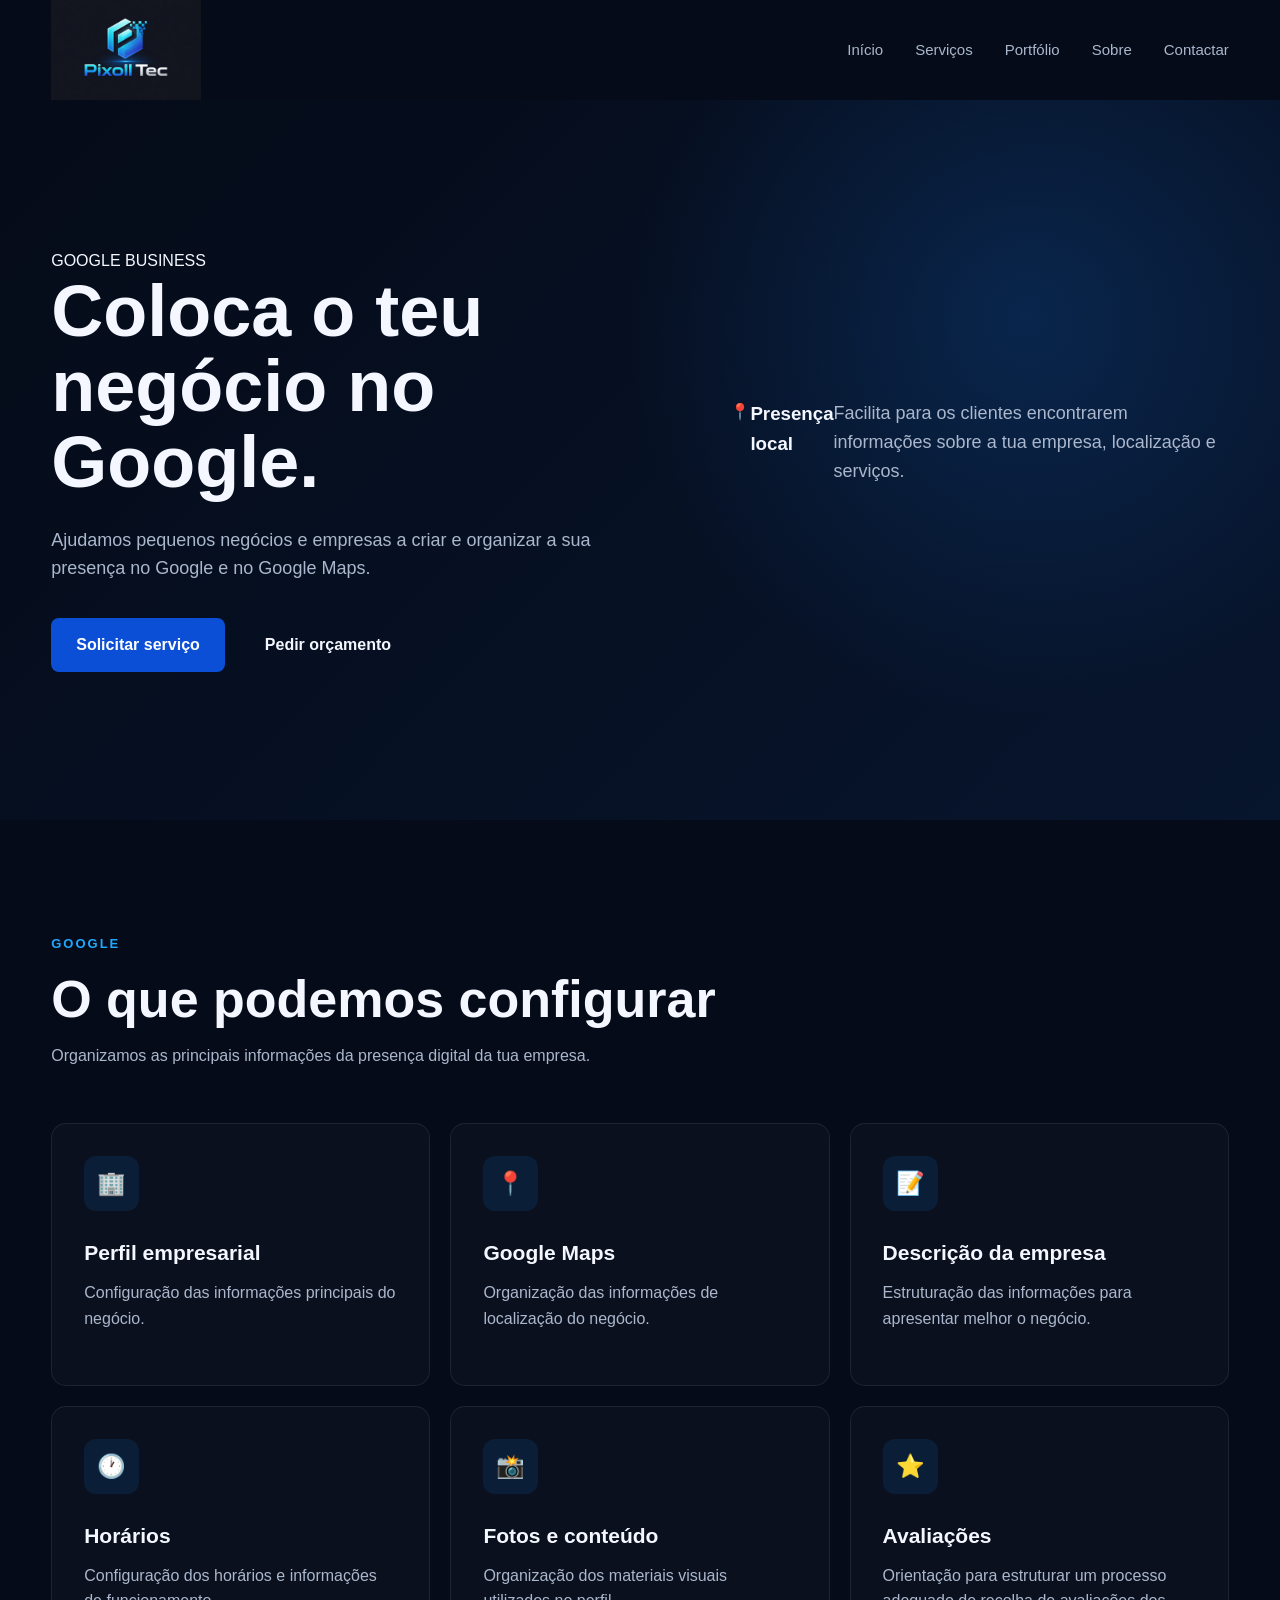
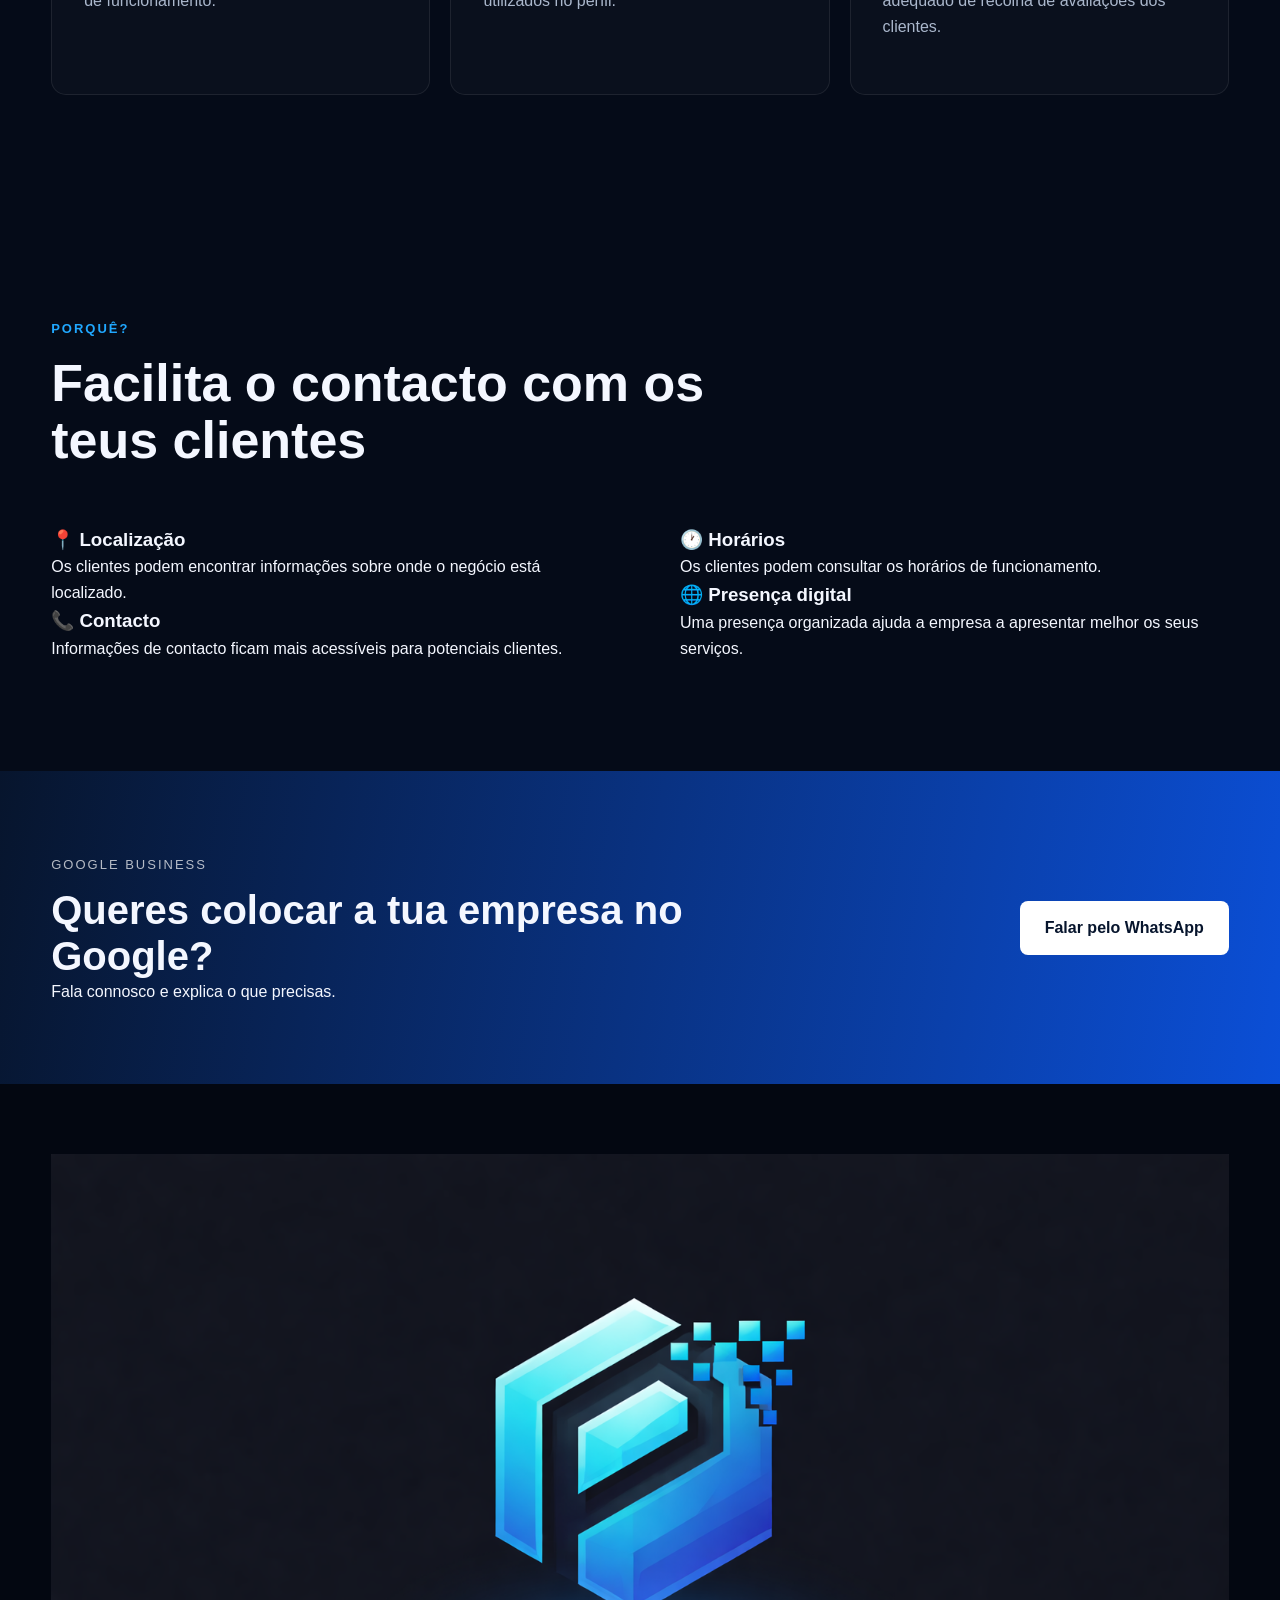
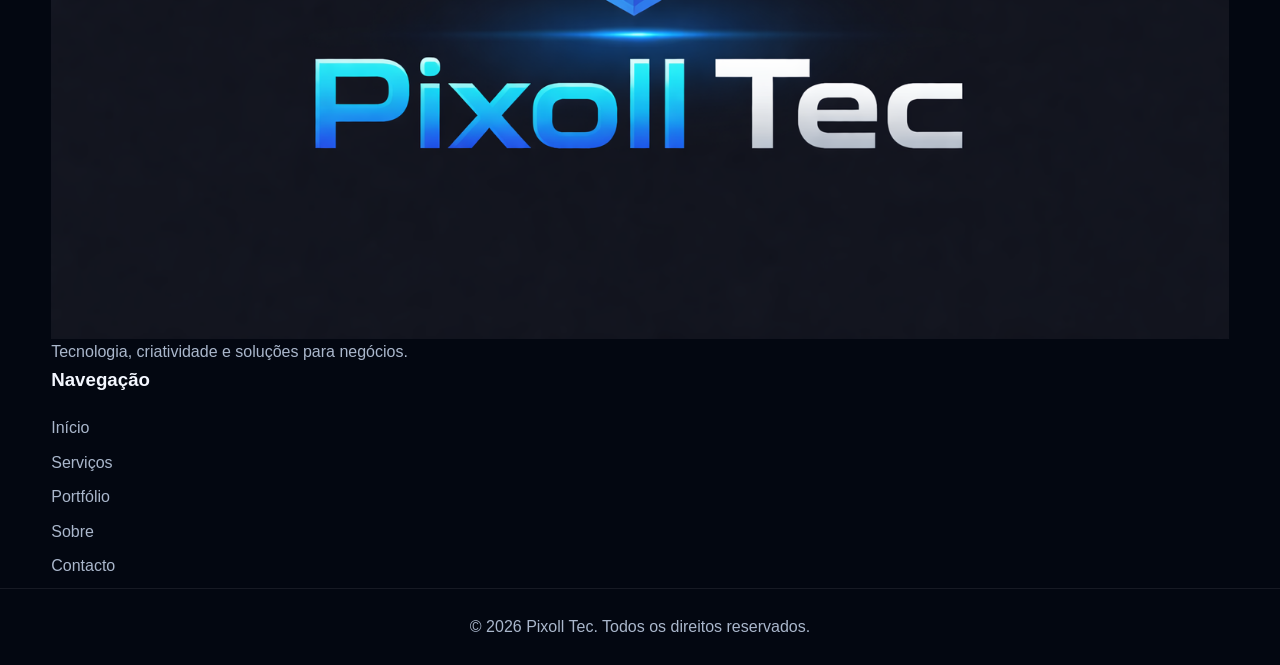
<file: google-business.html>
<!DOCTYPE html>
<html lang="pt">
<head>
    <meta charset="UTF-8">
    <meta name="viewport" content="width=device-width, initial-scale=1.0">

    <title>Google Business | Pixoll Tec</title>

    <meta
        name="description"
        content="Ajudamos empresas a criar, configurar e melhorar a presença no Google e Google Maps."
    >

    <link rel="stylesheet" href="style.css">
</head>

<body>

    <!-- =========================
         NAVEGAÇÃO
    ========================== -->
    <header class="navbar">

        <div class="container nav-container">

            <a href="index.html" class="logo">

                <img
                    src="logo.png"
                    alt="Pixoll Tec"
                >

            </a>


            <button
                class="menu-btn"
                id="menuBtn"
                aria-label="Abrir menu"
            >
                ☰
            </button>


            <nav class="nav" id="nav">

                <a href="index.html">Início</a>
                <a href="servicos.html">Serviços</a>
                <a href="portfolio.html">Portfólio</a>
                <a href="sobre.html">Sobre</a>
                <a href="contacto.html">Contactar</a>

            </nav>

        </div>

    </header>


    <main>

        <!-- =========================
             HERO
        ========================== -->
        <section class="hero">

            <div class="container hero-content">

                <div class="hero-text">

                    <span class="section-tag">
                        GOOGLE BUSINESS
                    </span>

                    <h1>
                        Coloca o teu negócio no Google.
                    </h1>

                    <p>
                        Ajudamos pequenos negócios e empresas
                        a criar e organizar a sua presença no
                        Google e no Google Maps.
                    </p>


                    <div class="hero-buttons">

                        <a
                            href="https://wa.me/244941804920"
                            class="btn btn-primary"
                            target="_blank"
                            rel="noopener"
                        >
                            Solicitar serviço
                        </a>


                        <a
                            href="contacto.html"
                            class="btn btn-secondary"
                        >
                            Pedir orçamento
                        </a>

                    </div>

                </div>


                <div class="hero-card">

                    <div class="hero-card-icon">
                        📍
                    </div>

                    <h3>
                        Presença local
                    </h3>

                    <p>
                        Facilita para os clientes encontrarem
                        informações sobre a tua empresa,
                        localização e serviços.
                    </p>

                </div>

            </div>

        </section>


        <!-- =========================
             SERVIÇOS
        ========================== -->
        <section class="section">

            <div class="container">

                <div class="section-heading">

                    <span class="section-tag">
                        GOOGLE
                    </span>

                    <h2>
                        O que podemos configurar
                    </h2>

                    <p>
                        Organizamos as principais informações
                        da presença digital da tua empresa.
                    </p>

                </div>


                <div class="services-grid">

                    <article class="service-card">

                        <div class="service-icon">
                            🏢
                        </div>

                        <h3>
                            Perfil empresarial
                        </h3>

                        <p>
                            Configuração das informações
                            principais do negócio.
                        </p>

                    </article>


                    <article class="service-card">

                        <div class="service-icon">
                            📍
                        </div>

                        <h3>
                            Google Maps
                        </h3>

                        <p>
                            Organização das informações de
                            localização do negócio.
                        </p>

                    </article>


                    <article class="service-card">

                        <div class="service-icon">
                            📝
                        </div>

                        <h3>
                            Descrição da empresa
                        </h3>

                        <p>
                            Estruturação das informações para
                            apresentar melhor o negócio.
                        </p>

                    </article>


                    <article class="service-card">

                        <div class="service-icon">
                            🕐
                        </div>

                        <h3>
                            Horários
                        </h3>

                        <p>
                            Configuração dos horários e
                            informações de funcionamento.
                        </p>

                    </article>


                    <article class="service-card">

                        <div class="service-icon">
                            📸
                        </div>

                        <h3>
                            Fotos e conteúdo
                        </h3>

                        <p>
                            Organização dos materiais visuais
                            utilizados no perfil.
                        </p>

                    </article>


                    <article class="service-card">

                        <div class="service-icon">
                            ⭐
                        </div>

                        <h3>
                            Avaliações
                        </h3>

                        <p>
                            Orientação para estruturar um
                            processo adequado de recolha de
                            avaliações dos clientes.
                        </p>

                    </article>

                </div>

            </div>

        </section>


        <!-- =========================
             BENEFÍCIOS
        ========================== -->
        <section class="section section-dark">

            <div class="container">

                <div class="section-heading">

                    <span class="section-tag">
                        PORQUÊ?
                    </span>

                    <h2>
                        Facilita o contacto com os teus clientes
                    </h2>

                </div>


                <div class="about-grid">

                    <div class="about-text">

                        <h3>
                            📍 Localização
                        </h3>

                        <p>
                            Os clientes podem encontrar informações
                            sobre onde o negócio está localizado.
                        </p>


                        <h3>
                            📞 Contacto
                        </h3>

                        <p>
                            Informações de contacto ficam mais
                            acessíveis para potenciais clientes.
                        </p>

                    </div>


                    <div class="about-text">

                        <h3>
                            🕐 Horários
                        </h3>

                        <p>
                            Os clientes podem consultar os horários
                            de funcionamento.
                        </p>


                        <h3>
                            🌐 Presença digital
                        </h3>

                        <p>
                            Uma presença organizada ajuda a empresa
                            a apresentar melhor os seus serviços.
                        </p>

                    </div>

                </div>

            </div>

        </section>


        <!-- =========================
             CTA
        ========================== -->
        <section class="cta">

            <div class="container cta-content">

                <div>

                    <span class="section-tag">
                        GOOGLE BUSINESS
                    </span>

                    <h2>
                        Queres colocar a tua empresa no Google?
                    </h2>

                    <p>
                        Fala connosco e explica o que precisas.
                    </p>

                </div>


                <a
                    href="https://wa.me/244941804920"
                    class="btn btn-primary"
                    target="_blank"
                    rel="noopener"
                >
                    Falar pelo WhatsApp
                </a>

            </div>

        </section>

    </main>


    <!-- =========================
         FOOTER
    ========================== -->
    <footer class="footer">

        <div class="container footer-content">

            <div>

                <img
                    src="logo.png"
                    alt="Pixoll Tec"
                    class="footer-logo"
                >

                <p>
                    Tecnologia, criatividade e soluções
                    para negócios.
                </p>

            </div>


            <div>

                <h3>
                    Navegação
                </h3>

                <a href="index.html">Início</a>
                <a href="servicos.html">Serviços</a>
                <a href="portfolio.html">Portfólio</a>
                <a href="sobre.html">Sobre</a>
                <a href="contacto.html">Contacto</a>

            </div>

        </div>


        <div class="footer-bottom">

            <p>
                © 2026 Pixoll Tec. Todos os direitos reservados.
            </p>

        </div>

    </footer>


    <script src="script.js"></script>

</body>
</html>
</file>
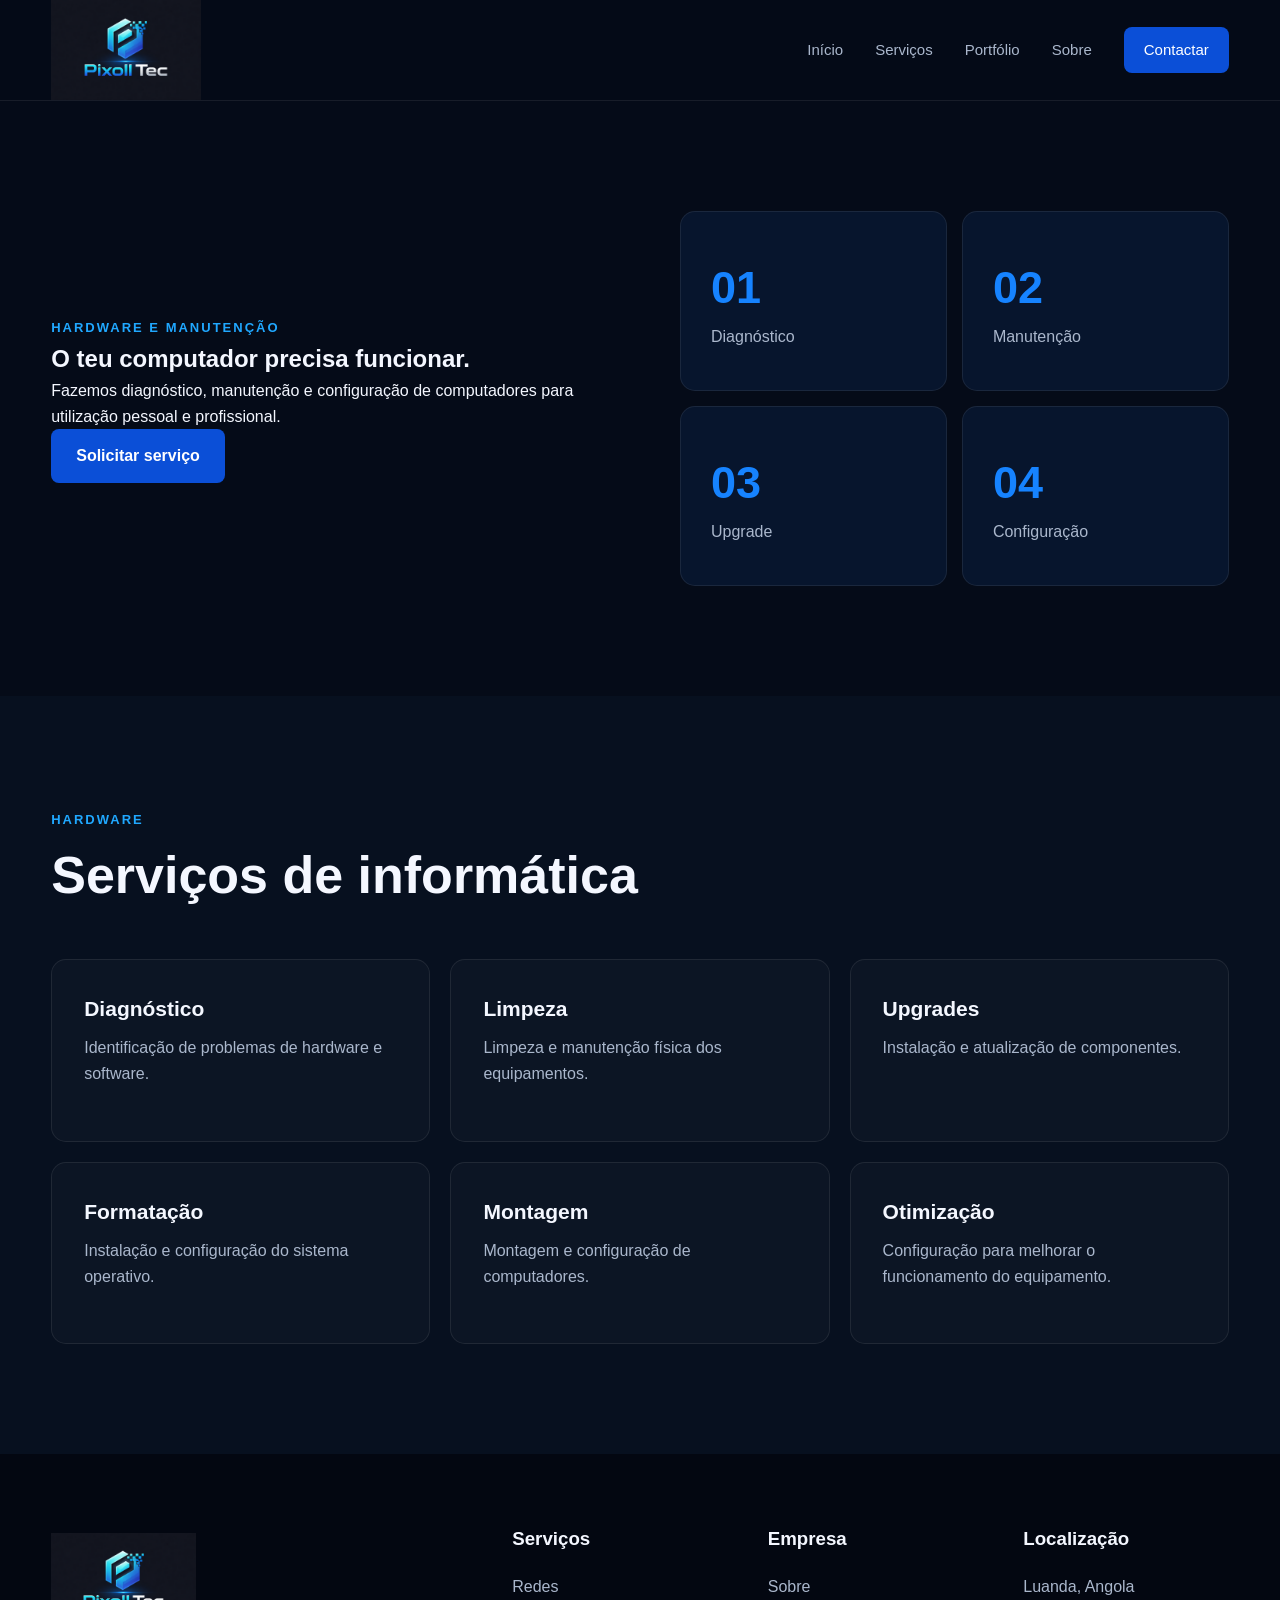
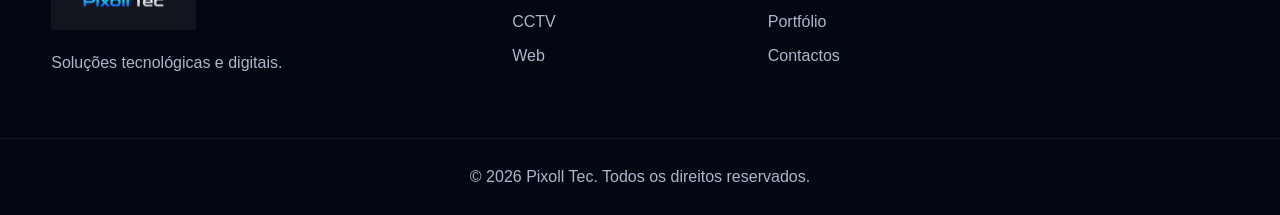
<file: hardware.html>
<!DOCTYPE html>
<html lang="pt">
<head>

    <meta charset="UTF-8">

    <meta
        name="viewport"
        content="width=device-width, initial-scale=1.0"
    >

    <title>Hardware | Pixoll Tec</title>

    <link rel="stylesheet" href="style.css">

</head>

<body>

<header class="header">

    <div class="container nav-container">

        <a href="index.html" class="logo">
            <img src="logo.png" alt="Pixoll Tec">
        </a>

        <button class="menu-btn" id="menuBtn">☰</button>

        <nav class="nav" id="nav">

            <a href="index.html">Início</a>
            <a href="servicos.html">Serviços</a>
            <a href="portfolio.html">Portfólio</a>
            <a href="sobre.html">Sobre</a>

            <a href="contacto.html" class="nav-button">
                Contactar
            </a>

        </nav>

    </div>

</header>


<main>

<section class="section">

    <div class="container about-grid">

        <div>

            <span class="section-label">
                HARDWARE E MANUTENÇÃO
            </span>

            <h1>
                O teu computador
                precisa funcionar.
            </h1>

            <p>
                Fazemos diagnóstico, manutenção e
                configuração de computadores para
                utilização pessoal e profissional.
            </p>

            <a href="contacto.html" class="btn btn-primary">
                Solicitar serviço
            </a>

        </div>


        <div class="about-box">

            <div class="stat">
                <strong>01</strong>
                <span>Diagnóstico</span>
            </div>

            <div class="stat">
                <strong>02</strong>
                <span>Manutenção</span>
            </div>

            <div class="stat">
                <strong>03</strong>
                <span>Upgrade</span>
            </div>

            <div class="stat">
                <strong>04</strong>
                <span>Configuração</span>
            </div>

        </div>

    </div>

</section>


<section class="section services-preview">

    <div class="container">

        <div class="section-heading">

            <span>HARDWARE</span>

            <h2>Serviços de informática</h2>

        </div>


        <div class="services-grid">

            <article class="service-card">
                <h3>Diagnóstico</h3>
                <p>
                    Identificação de problemas de
                    hardware e software.
                </p>
            </article>

            <article class="service-card">
                <h3>Limpeza</h3>
                <p>
                    Limpeza e manutenção física
                    dos equipamentos.
                </p>
            </article>

            <article class="service-card">
                <h3>Upgrades</h3>
                <p>
                    Instalação e atualização de
                    componentes.
                </p>
            </article>

            <article class="service-card">
                <h3>Formatação</h3>
                <p>
                    Instalação e configuração do
                    sistema operativo.
                </p>
            </article>

            <article class="service-card">
                <h3>Montagem</h3>
                <p>
                    Montagem e configuração de
                    computadores.
                </p>
            </article>

            <article class="service-card">
                <h3>Otimização</h3>
                <p>
                    Configuração para melhorar
                    o funcionamento do equipamento.
                </p>
            </article>

        </div>

    </div>

</section>

</main>


<footer class="footer">

    <div class="container footer-grid">

        <div>
            <a href="index.html" class="footer-logo">
                <img src="logo.png" alt="Pixoll Tec">
            </a>
            <p>Soluções tecnológicas e digitais.</p>
        </div>

        <div>
            <h3>Serviços</h3>
            <a href="redes.html">Redes</a>
            <a href="cctv.html">CCTV</a>
            <a href="desenvolvimento-web.html">Web</a>
        </div>

        <div>
            <h3>Empresa</h3>
            <a href="sobre.html">Sobre</a>
            <a href="portfolio.html">Portfólio</a>
            <a href="contacto.html">Contactos</a>
        </div>

        <div>
            <h3>Localização</h3>
            <p>Luanda, Angola</p>
        </div>

    </div>

    <div class="footer-bottom">
        <p>© 2026 Pixoll Tec. Todos os direitos reservados.</p>
    </div>

</footer>

<script src="script.js"></script>

</body>
</html>
</file>
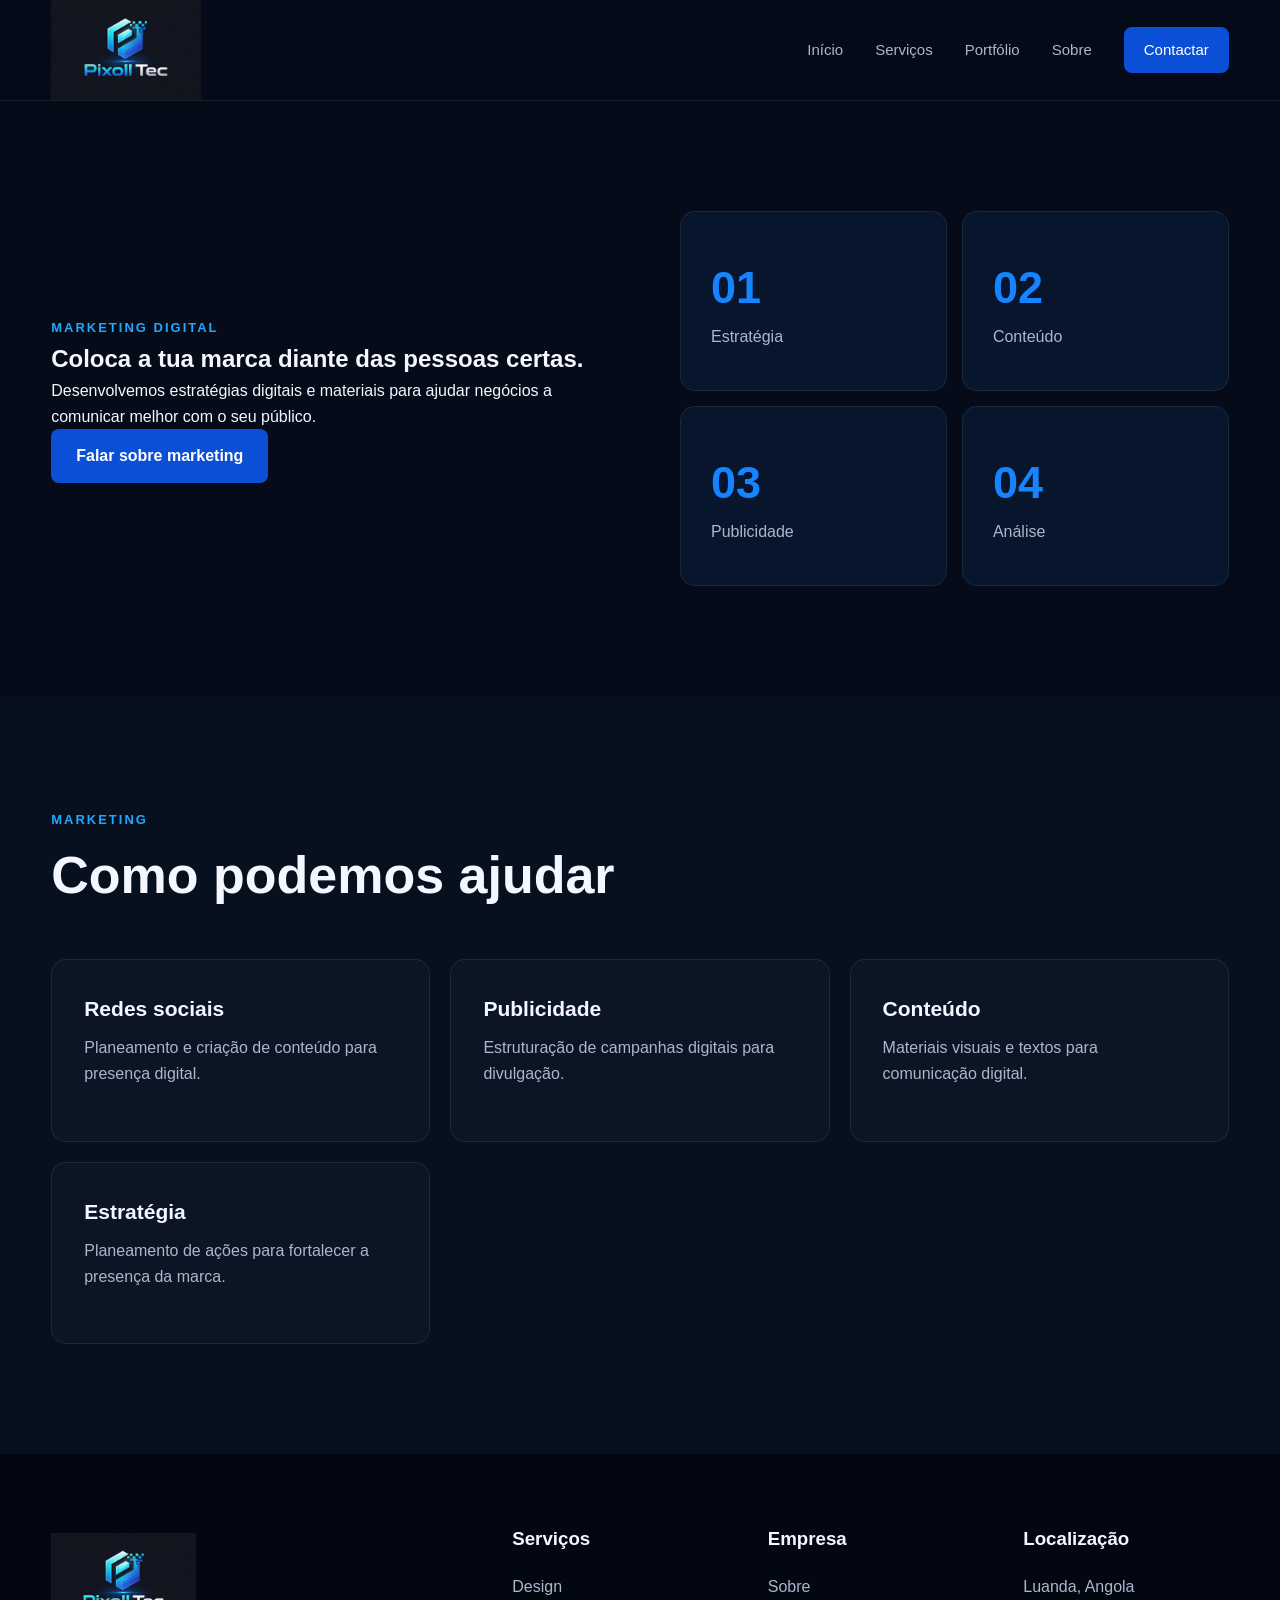
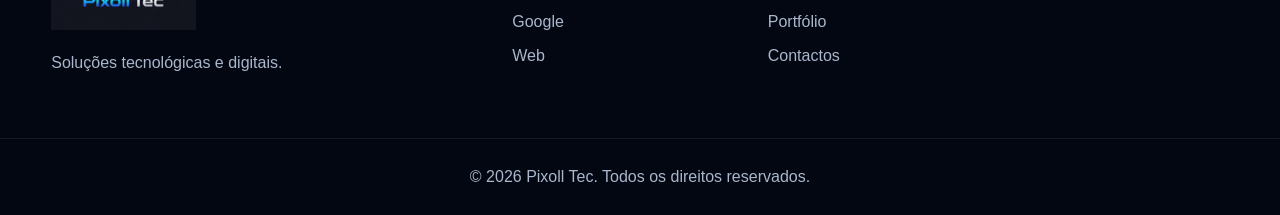
<file: marketing.html>
<!DOCTYPE html>
<html lang="pt">
<head>

    <meta charset="UTF-8">

    <meta
        name="viewport"
        content="width=device-width, initial-scale=1.0"
    >

    <title>Marketing Digital | Pixoll Tec</title>

    <link rel="stylesheet" href="style.css">

</head>

<body>

<header class="header">

    <div class="container nav-container">

        <a href="index.html" class="logo">
            <img src="logo.png" alt="Pixoll Tec">
        </a>

        <button class="menu-btn" id="menuBtn">☰</button>

        <nav class="nav" id="nav">
            <a href="index.html">Início</a>
            <a href="servicos.html">Serviços</a>
            <a href="portfolio.html">Portfólio</a>
            <a href="sobre.html">Sobre</a>
            <a href="contacto.html" class="nav-button">Contactar</a>
        </nav>

    </div>

</header>


<main>

<section class="section">

    <div class="container about-grid">

        <div>

            <span class="section-label">
                MARKETING DIGITAL
            </span>

            <h1>
                Coloca a tua marca
                diante das pessoas certas.
            </h1>

            <p>
                Desenvolvemos estratégias digitais e
                materiais para ajudar negócios a comunicar
                melhor com o seu público.
            </p>

            <a href="contacto.html" class="btn btn-primary">
                Falar sobre marketing
            </a>

        </div>


        <div class="about-box">

            <div class="stat">
                <strong>01</strong>
                <span>Estratégia</span>
            </div>

            <div class="stat">
                <strong>02</strong>
                <span>Conteúdo</span>
            </div>

            <div class="stat">
                <strong>03</strong>
                <span>Publicidade</span>
            </div>

            <div class="stat">
                <strong>04</strong>
                <span>Análise</span>
            </div>

        </div>

    </div>

</section>


<section class="section services-preview">

    <div class="container">

        <div class="section-heading">

            <span>MARKETING</span>

            <h2>Como podemos ajudar</h2>

        </div>


        <div class="services-grid">

            <article class="service-card">
                <h3>Redes sociais</h3>
                <p>
                    Planeamento e criação de conteúdo
                    para presença digital.
                </p>
            </article>

            <article class="service-card">
                <h3>Publicidade</h3>
                <p>
                    Estruturação de campanhas digitais
                    para divulgação.
                </p>
            </article>

            <article class="service-card">
                <h3>Conteúdo</h3>
                <p>
                    Materiais visuais e textos para
                    comunicação digital.
                </p>
            </article>

            <article class="service-card">
                <h3>Estratégia</h3>
                <p>
                    Planeamento de ações para fortalecer
                    a presença da marca.
                </p>
            </article>

        </div>

    </div>

</section>

</main>


<footer class="footer">

    <div class="container footer-grid">

        <div>
            <a href="index.html" class="footer-logo">
                <img src="logo.png" alt="Pixoll Tec">
            </a>
            <p>Soluções tecnológicas e digitais.</p>
        </div>

        <div>
            <h3>Serviços</h3>
            <a href="design.html">Design</a>
            <a href="google-business.html">Google</a>
            <a href="desenvolvimento-web.html">Web</a>
        </div>

        <div>
            <h3>Empresa</h3>
            <a href="sobre.html">Sobre</a>
            <a href="portfolio.html">Portfólio</a>
            <a href="contacto.html">Contactos</a>
        </div>

        <div>
            <h3>Localização</h3>
            <p>Luanda, Angola</p>
        </div>

    </div>

    <div class="footer-bottom">
        <p>© 2026 Pixoll Tec. Todos os direitos reservados.</p>
    </div>

</footer>

<script src="script.js"></script>

</body>
</html>
</file>
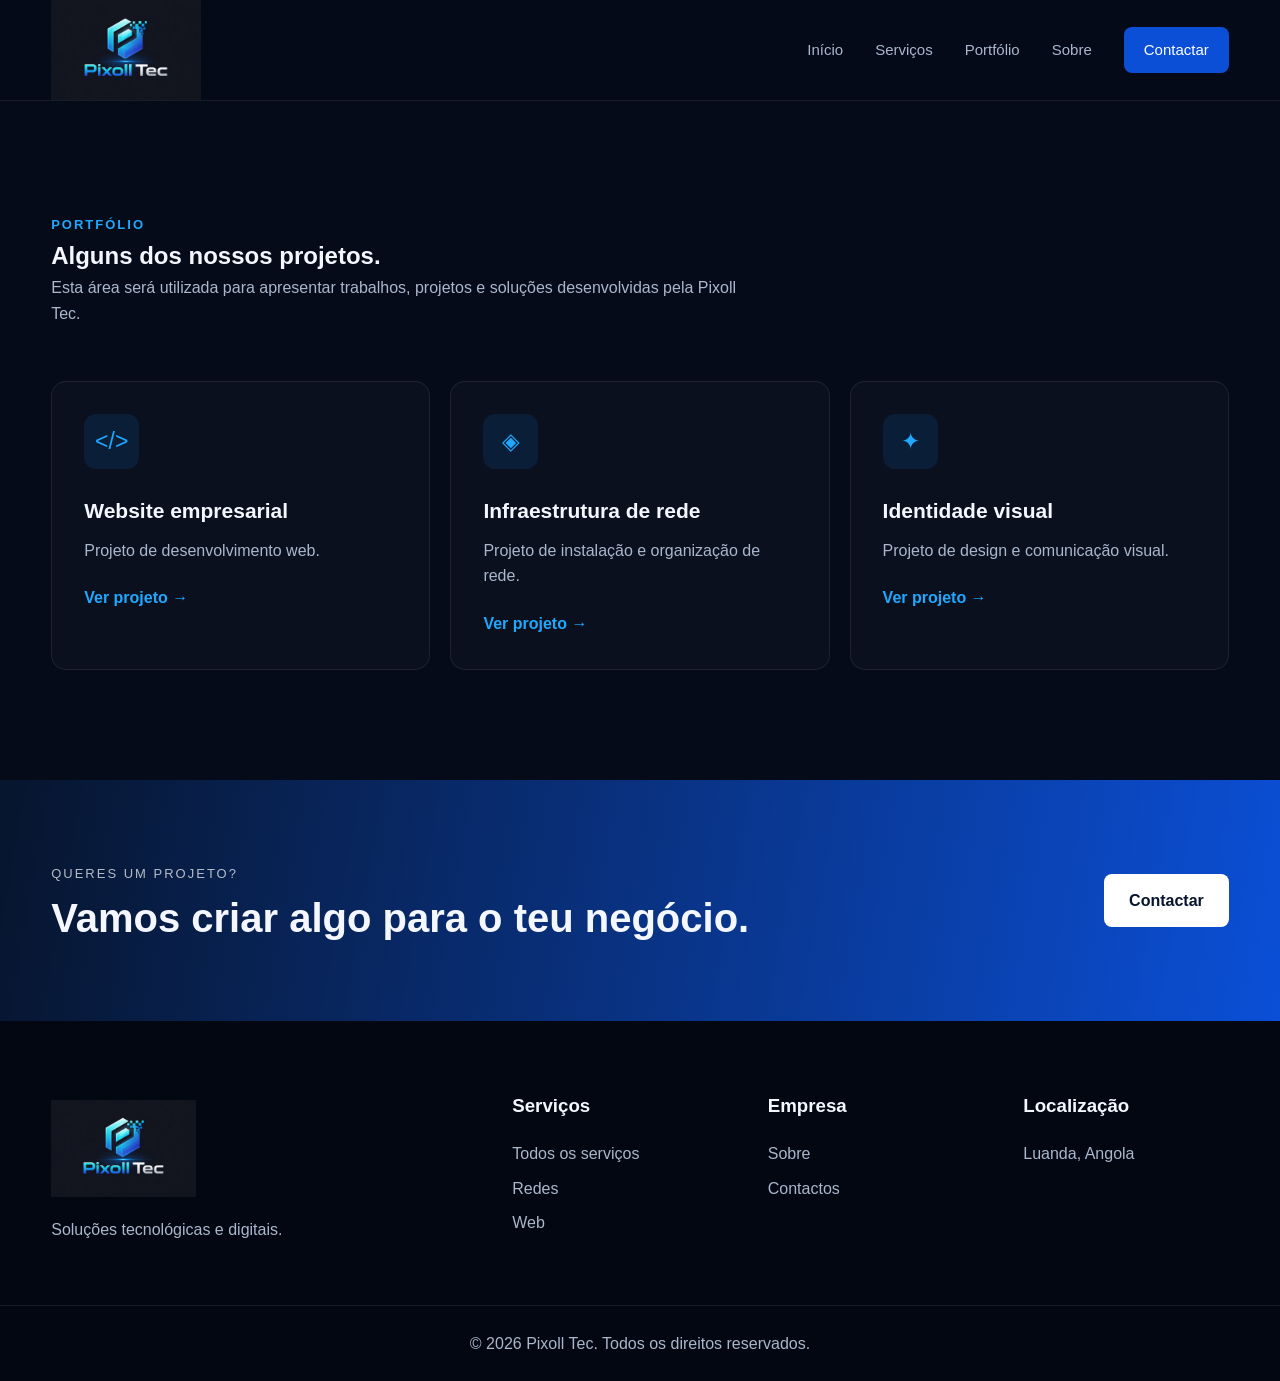
<file: portfolio.html>
<!DOCTYPE html>
<html lang="pt">
<head>

    <meta charset="UTF-8">

    <meta
        name="viewport"
        content="width=device-width, initial-scale=1.0"
    >

    <title>Portfólio | Pixoll Tec</title>

    <link rel="stylesheet" href="style.css">

</head>

<body>

<header class="header">

    <div class="container nav-container">

        <a href="index.html" class="logo">
            <img src="logo.png" alt="Pixoll Tec">
        </a>

        <button class="menu-btn" id="menuBtn">☰</button>

        <nav class="nav" id="nav">
            <a href="index.html">Início</a>
            <a href="servicos.html">Serviços</a>
            <a href="portfolio.html">Portfólio</a>
            <a href="sobre.html">Sobre</a>
            <a href="contacto.html" class="nav-button">Contactar</a>
        </nav>

    </div>

</header>


<main>

<section class="section">

    <div class="container">

        <div class="section-heading">

            <span>PORTFÓLIO</span>

            <h1>
                Alguns dos nossos projetos.
            </h1>

            <p>
                Esta área será utilizada para apresentar
                trabalhos, projetos e soluções desenvolvidas
                pela Pixoll Tec.
            </p>

        </div>


        <div class="services-grid">

            <article class="service-card">

                <div class="service-icon">
                    &lt;/&gt;
                </div>

                <h3>Website empresarial</h3>

                <p>
                    Projeto de desenvolvimento web.
                </p>

                <a href="contacto.html">
                    Ver projeto →
                </a>

            </article>


            <article class="service-card">

                <div class="service-icon">
                    ◈
                </div>

                <h3>Infraestrutura de rede</h3>

                <p>
                    Projeto de instalação e organização
                    de rede.
                </p>

                <a href="contacto.html">
                    Ver projeto →
                </a>

            </article>


            <article class="service-card">

                <div class="service-icon">
                    ✦
                </div>

                <h3>Identidade visual</h3>

                <p>
                    Projeto de design e comunicação visual.
                </p>

                <a href="contacto.html">
                    Ver projeto →
                </a>

            </article>

        </div>

    </div>

</section>


<section class="cta">

    <div class="container cta-content">

        <div>

            <span>QUERES UM PROJETO?</span>

            <h2>
                Vamos criar algo para o teu negócio.
            </h2>

        </div>

        <a href="contacto.html" class="btn btn-primary">
            Contactar
        </a>

    </div>

</section>

</main>


<footer class="footer">

    <div class="container footer-grid">

        <div>
            <a href="index.html" class="footer-logo">
                <img src="logo.png" alt="Pixoll Tec">
            </a>
            <p>Soluções tecnológicas e digitais.</p>
        </div>

        <div>
            <h3>Serviços</h3>
            <a href="servicos.html">Todos os serviços</a>
            <a href="redes.html">Redes</a>
            <a href="desenvolvimento-web.html">Web</a>
        </div>

        <div>
            <h3>Empresa</h3>
            <a href="sobre.html">Sobre</a>
            <a href="contacto.html">Contactos</a>
        </div>

        <div>
            <h3>Localização</h3>
            <p>Luanda, Angola</p>
        </div>

    </div>

    <div class="footer-bottom">
        <p>© 2026 Pixoll Tec. Todos os direitos reservados.</p>
    </div>

</footer>

<script src="script.js"></script>

</body>
</html>
</file>
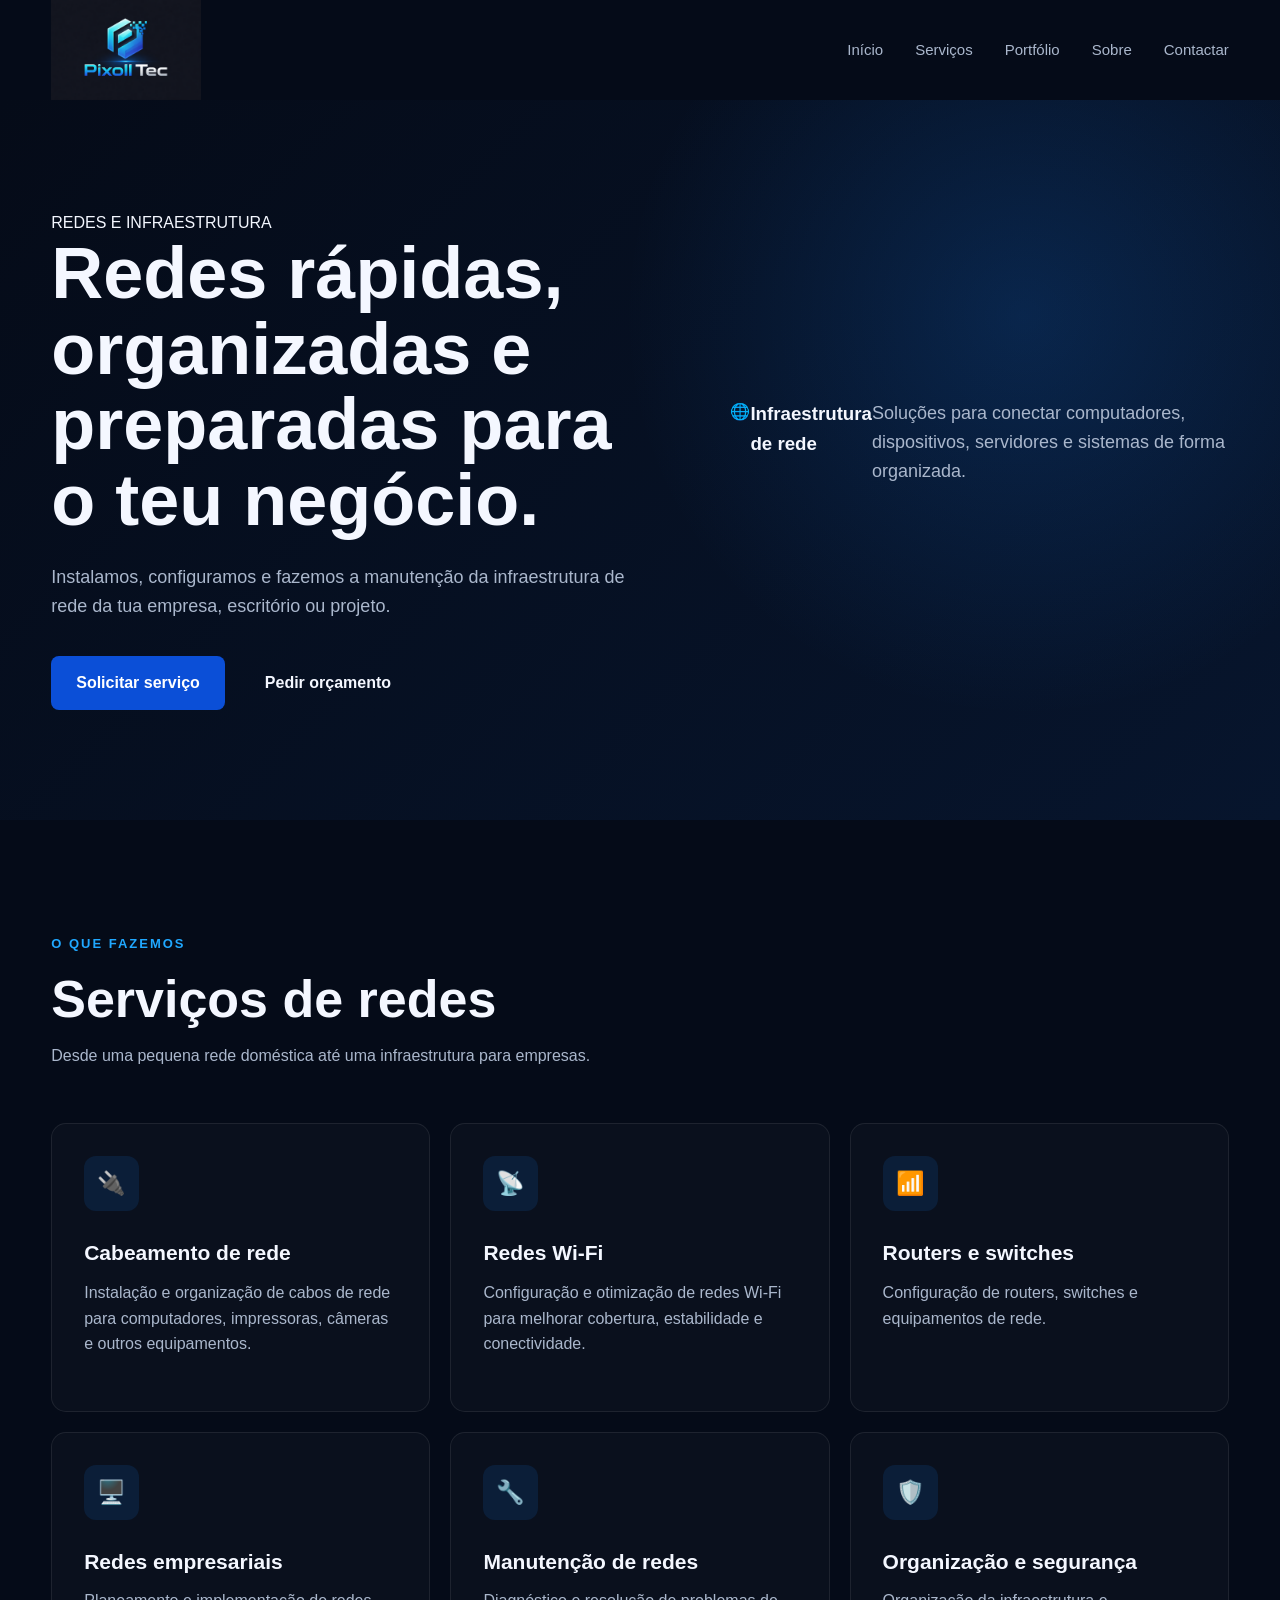
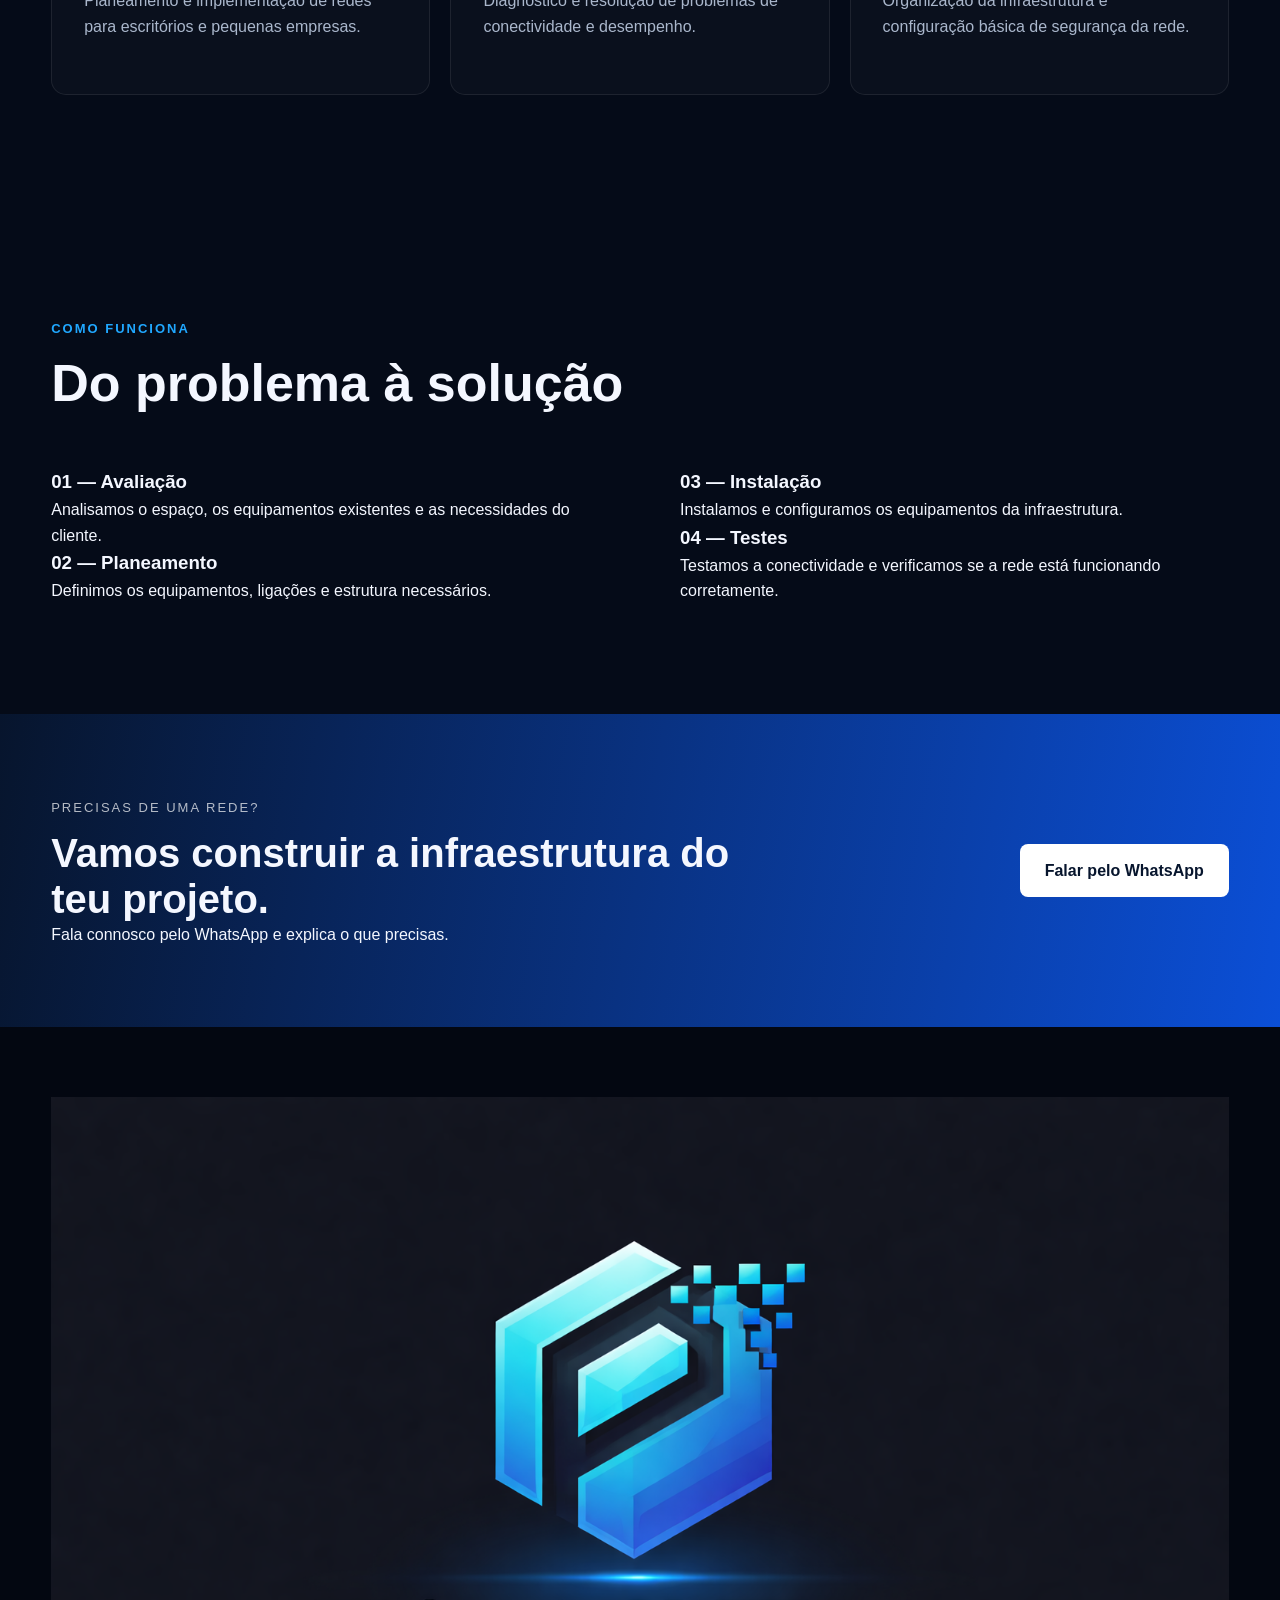
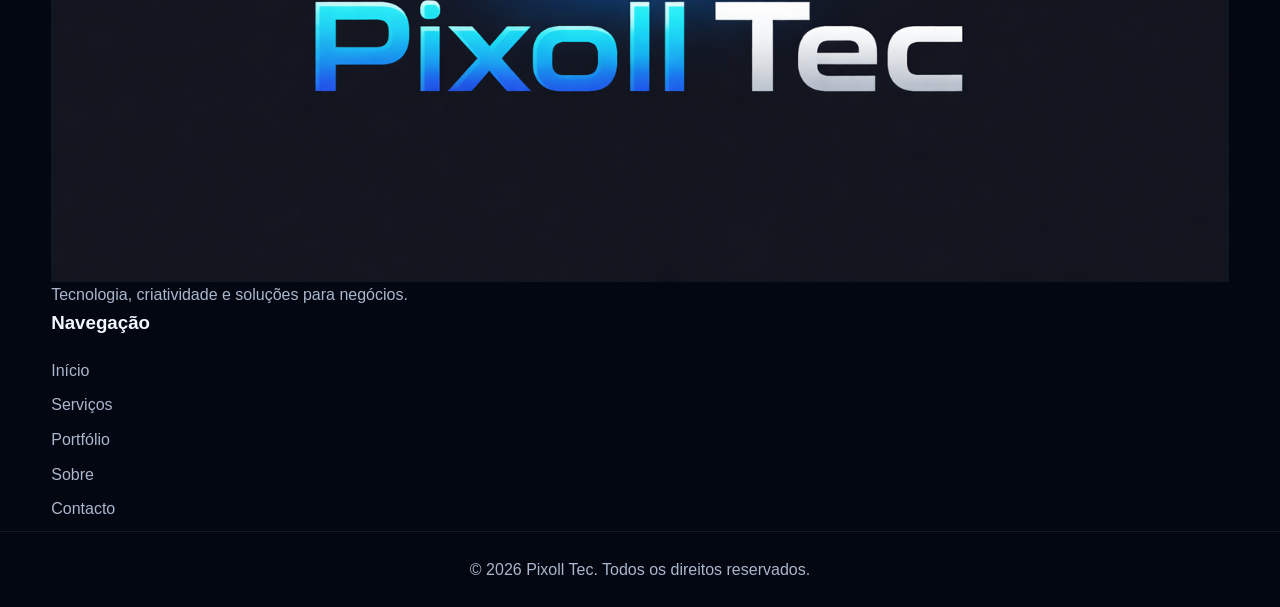
<file: redes.html>
<!DOCTYPE html>
<html lang="pt">
<head>
    <meta charset="UTF-8">
    <meta name="viewport" content="width=device-width, initial-scale=1.0">

    <title>Redes e Infraestrutura | Pixoll Tec</title>

    <meta
        name="description"
        content="Serviços de redes e infraestrutura informática da Pixoll Tec. Instalação, configuração, manutenção e organização de redes."
    >

    <link rel="stylesheet" href="style.css">
</head>

<body>

    <!-- =========================
         NAVEGAÇÃO
    ========================== -->
    <header class="navbar">

        <div class="container nav-container">

            <a href="index.html" class="logo">
                <img
                    src="logo.png"
                    alt="Pixoll Tec"
                >
            </a>

            <button class="menu-btn" id="menuBtn" aria-label="Abrir menu">
                ☰
            </button>

            <nav class="nav" id="nav">
                <a href="index.html">Início</a>
                <a href="servicos.html">Serviços</a>
                <a href="portfolio.html">Portfólio</a>
                <a href="sobre.html">Sobre</a>
                <a href="contacto.html">Contactar</a>
            </nav>

        </div>

    </header>


    <!-- =========================
         HERO
    ========================== -->
    <main>

        <section class="hero">

            <div class="container hero-content">

                <div class="hero-text">

                    <span class="section-tag">
                        REDES E INFRAESTRUTURA
                    </span>

                    <h1>
                        Redes rápidas, organizadas e preparadas para o teu negócio.
                    </h1>

                    <p>
                        Instalamos, configuramos e fazemos a manutenção
                        da infraestrutura de rede da tua empresa, escritório
                        ou projeto.
                    </p>

                    <div class="hero-buttons">

                        <a
                            href="https://wa.me/941804920"
                            class="btn btn-primary"
                            target="_blank"
                            rel="noopener"
                        >
                            Solicitar serviço
                        </a>

                        <a
                            href="contacto.html"
                            class="btn btn-secondary"
                        >
                            Pedir orçamento
                        </a>

                    </div>

                </div>


                <div class="hero-card">

                    <div class="hero-card-icon">
                        🌐
                    </div>

                    <h3>
                        Infraestrutura de rede
                    </h3>

                    <p>
                        Soluções para conectar computadores,
                        dispositivos, servidores e sistemas
                        de forma organizada.
                    </p>

                </div>

            </div>

        </section>


        <!-- =========================
             SERVIÇOS
        ========================== -->
        <section class="section">

            <div class="container">

                <div class="section-heading">

                    <span class="section-tag">
                        O QUE FAZEMOS
                    </span>

                    <h2>
                        Serviços de redes
                    </h2>

                    <p>
                        Desde uma pequena rede doméstica até
                        uma infraestrutura para empresas.
                    </p>

                </div>


                <div class="services-grid">

                    <article class="service-card">

                        <div class="service-icon">
                            🔌
                        </div>

                        <h3>
                            Cabeamento de rede
                        </h3>

                        <p>
                            Instalação e organização de cabos
                            de rede para computadores,
                            impressoras, câmeras e outros
                            equipamentos.
                        </p>

                    </article>


                    <article class="service-card">

                        <div class="service-icon">
                            📡
                        </div>

                        <h3>
                            Redes Wi-Fi
                        </h3>

                        <p>
                            Configuração e otimização de redes
                            Wi-Fi para melhorar cobertura,
                            estabilidade e conectividade.
                        </p>

                    </article>


                    <article class="service-card">

                        <div class="service-icon">
                            📶
                        </div>

                        <h3>
                            Routers e switches
                        </h3>

                        <p>
                            Configuração de routers, switches
                            e equipamentos de rede.
                        </p>

                    </article>


                    <article class="service-card">

                        <div class="service-icon">
                            🖥️
                        </div>

                        <h3>
                            Redes empresariais
                        </h3>

                        <p>
                            Planeamento e implementação de
                            redes para escritórios e pequenas
                            empresas.
                        </p>

                    </article>


                    <article class="service-card">

                        <div class="service-icon">
                            🔧
                        </div>

                        <h3>
                            Manutenção de redes
                        </h3>

                        <p>
                            Diagnóstico e resolução de problemas
                            de conectividade e desempenho.
                        </p>

                    </article>


                    <article class="service-card">

                        <div class="service-icon">
                            🛡️
                        </div>

                        <h3>
                            Organização e segurança
                        </h3>

                        <p>
                            Organização da infraestrutura e
                            configuração básica de segurança
                            da rede.
                        </p>

                    </article>

                </div>

            </div>

        </section>


        <!-- =========================
             PROCESSO
        ========================== -->
        <section class="section section-dark">

            <div class="container">

                <div class="section-heading">

                    <span class="section-tag">
                        COMO FUNCIONA
                    </span>

                    <h2>
                        Do problema à solução
                    </h2>

                </div>


                <div class="about-grid">

                    <div class="about-text">

                        <h3>
                            01 — Avaliação
                        </h3>

                        <p>
                            Analisamos o espaço, os equipamentos
                            existentes e as necessidades do cliente.
                        </p>


                        <h3>
                            02 — Planeamento
                        </h3>

                        <p>
                            Definimos os equipamentos, ligações
                            e estrutura necessários.
                        </p>

                    </div>


                    <div class="about-text">

                        <h3>
                            03 — Instalação
                        </h3>

                        <p>
                            Instalamos e configuramos os
                            equipamentos da infraestrutura.
                        </p>


                        <h3>
                            04 — Testes
                        </h3>

                        <p>
                            Testamos a conectividade e verificamos
                            se a rede está funcionando corretamente.
                        </p>

                    </div>

                </div>

            </div>

        </section>


        <!-- =========================
             CTA
        ========================== -->
        <section class="cta">

            <div class="container cta-content">

                <div>

                    <span class="section-tag">
                        PRECISAS DE UMA REDE?
                    </span>

                    <h2>
                        Vamos construir a infraestrutura do teu projeto.
                    </h2>

                    <p>
                        Fala connosco pelo WhatsApp e explica
                        o que precisas.
                    </p>

                </div>

                <a
                    href="https://wa.me/244941804920"
                    class="btn btn-primary"
                    target="_blank"
                    rel="noopener"
                >
                    Falar pelo WhatsApp
                </a>

            </div>

        </section>

    </main>


    <!-- =========================
         FOOTER
    ========================== -->
    <footer class="footer">

        <div class="container footer-content">

            <div>

                <img
                    src="logo.png"
                    alt="Pixoll Tec"
                    class="footer-logo"
                >

                <p>
                    Tecnologia, criatividade e soluções
                    para negócios.
                </p>

            </div>


            <div>

                <h3>
                    Navegação
                </h3>

                <a href="index.html">Início</a>
                <a href="servicos.html">Serviços</a>
                <a href="portfolio.html">Portfólio</a>
                <a href="sobre.html">Sobre</a>
                <a href="contacto.html">Contacto</a>

            </div>

        </div>


        <div class="footer-bottom">

            <p>
                © 2026 Pixoll Tec. Todos os direitos reservados.
            </p>

        </div>

    </footer>


    <script src="script.js"></script>

</body>
</html>
</file>
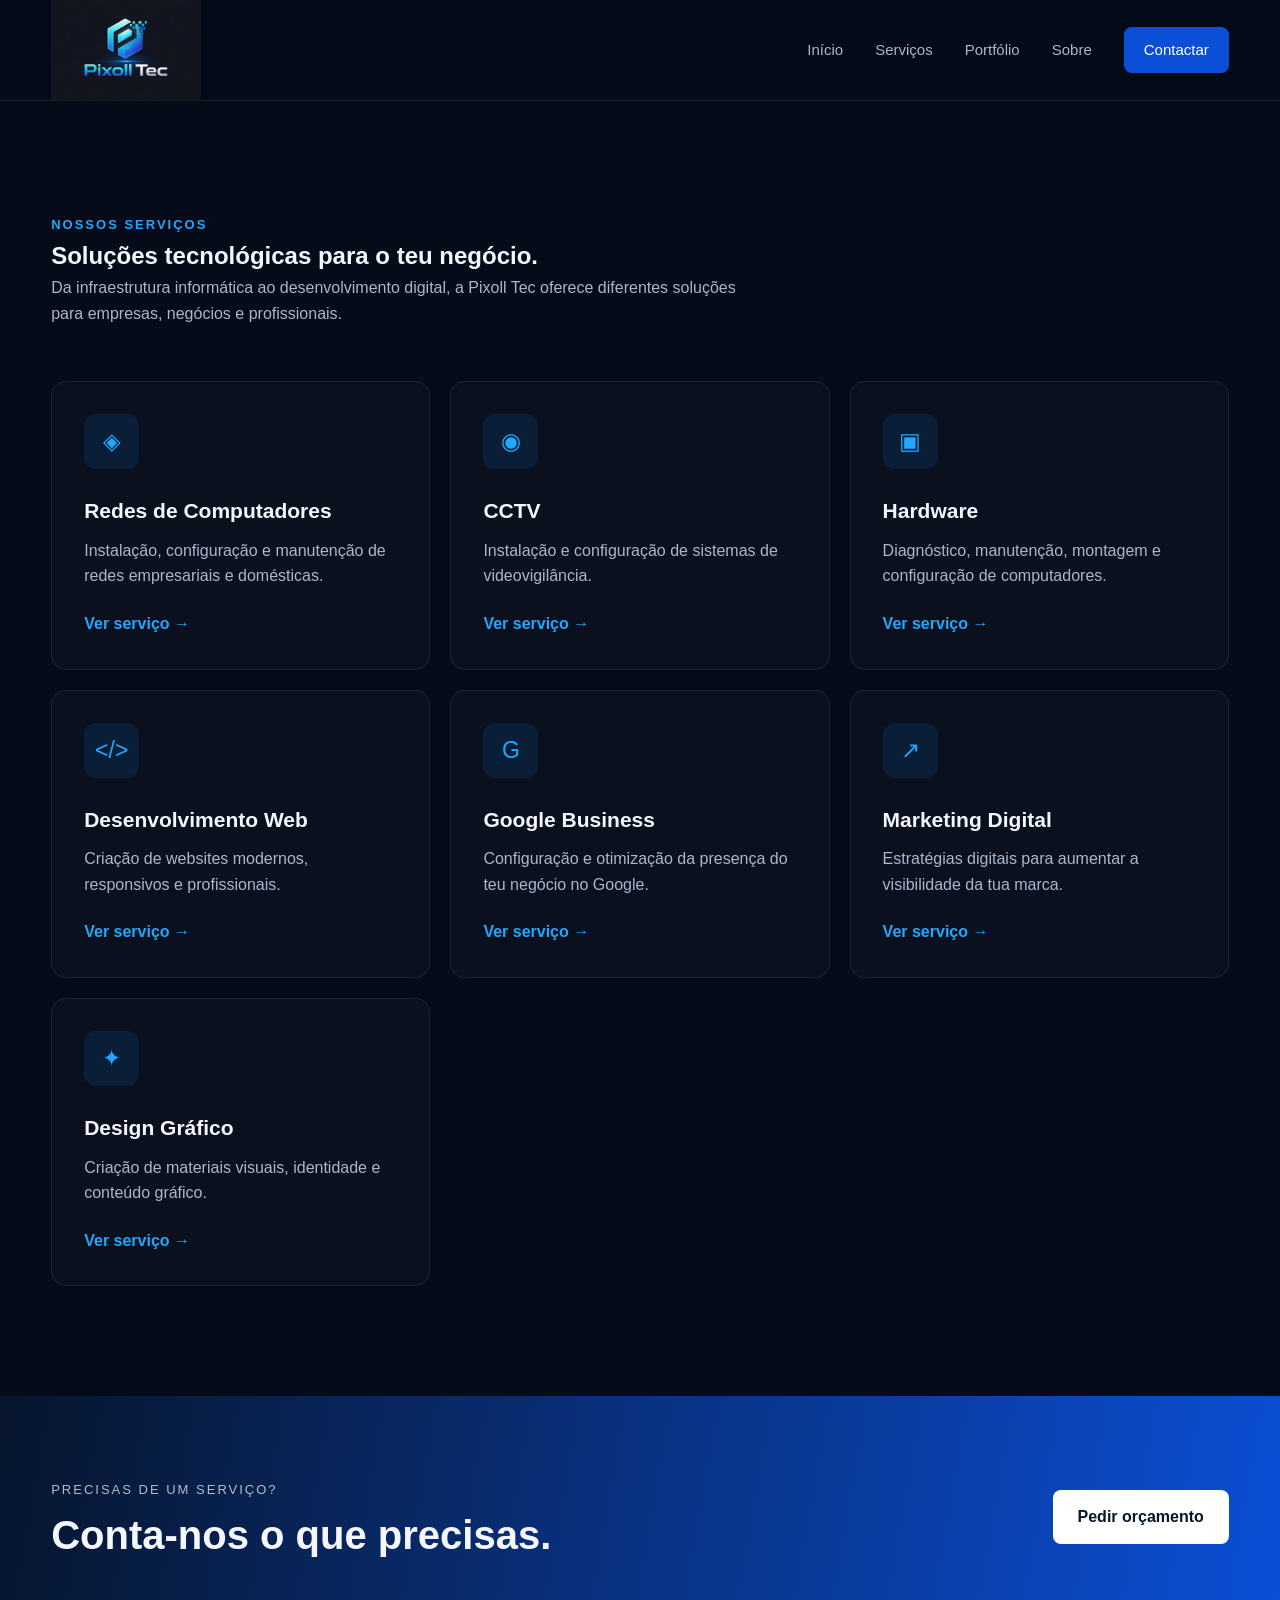
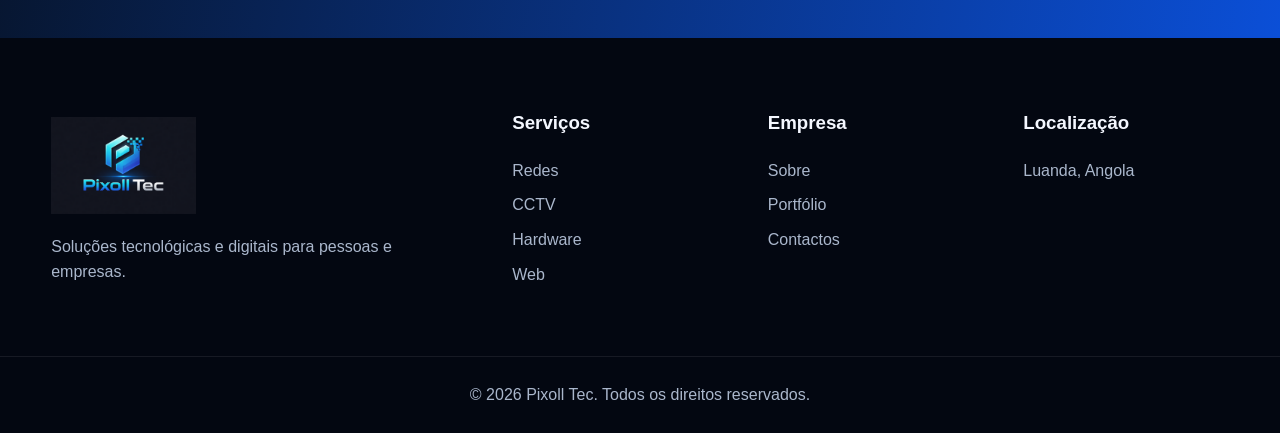
<file: servicos.html>
<!DOCTYPE html>
<html lang="pt">
<head>
    <meta charset="UTF-8">

    <title>Serviços | Pixoll Tec - Soluções Tecnológicas e Digitais</title>

    <meta name="description"
        content="Conheça os serviços da Pixoll Tec em Luanda, Angola: desenvolvimento web, redes de computadores, CCTV, hardware, Google Business, marketing digital e design gráfico.">

    <meta name="keywords"
        content="Pixoll, Pixoll Tec, serviços Pixoll Tec, serviços tecnológicos Luanda, soluções digitais Angola, desenvolvimento web, redes, CCTV, hardware, Google Business, marketing digital, design gráfico">

    <meta name="author" content="Pixoll Tec">
    <meta name="creator" content="Pixoll Tec">

    <meta name="robots"
        content="index, follow, max-image-preview:large">

    <meta name="googlebot"
        content="index, follow, max-image-preview:large">

    <meta name="viewport"
        content="width=device-width, initial-scale=1.0">

    <meta name="theme-color"
        content="#000000">

    <!-- URL principal desta página -->
    <link rel="canonical"
        href="https://pixolltec.github.io/servicos.html">

    <!-- Favicon -->
    <link rel="icon"
        type="image/png"
        sizes="48x48"
        href="/favicon-48.png">

    <link rel="icon"
        type="image/png"
        sizes="96x96"
        href="/favicon.png">

    <link rel="apple-touch-icon"
        href="/favicon.png">

    <link rel="manifest"
        href="/site.webmanifest">

    <!-- Open Graph -->
    <meta property="og:title"
        content="Serviços | Pixoll Tec">

    <meta property="og:description"
        content="Soluções tecnológicas e digitais da Pixoll Tec para empresas, negócios e profissionais em Luanda, Angola.">

    <meta property="og:image"
        content="https://pixolltec.github.io/logo.png">

    <meta property="og:image:alt"
        content="Logo da Pixoll Tec">

    <meta property="og:url"
        content="https://pixolltec.github.io/servicos.html">

    <meta property="og:type"
        content="website">

    <meta property="og:site_name"
        content="Pixoll Tec">

    <meta property="og:locale"
        content="pt_AO">

    <!-- Twitter / X -->
    <meta name="twitter:card"
        content="summary_large_image">

    <meta name="twitter:title"
        content="Serviços | Pixoll Tec">

    <meta name="twitter:description"
        content="Conheça os serviços tecnológicos e digitais da Pixoll Tec em Luanda, Angola.">

    <meta name="twitter:image"
        content="https://pixolltec.github.io/logo.png">

    <meta name="twitter:image:alt"
        content="Logo da Pixoll Tec">

    <!-- Schema.org -->
    <script type="application/ld+json">
    {
        "@context": "https://schema.org",
        "@type": "WebPage",

        "name": "Serviços | Pixoll Tec",

        "url": "https://pixolltec.github.io/servicos.html",

        "description": "Serviços tecnológicos e digitais da Pixoll Tec em Luanda, Angola.",

        "isPartOf": {
            "@type": "WebSite",
            "name": "Pixoll Tec",
            "url": "https://pixolltec.github.io/"
        },

        "about": {
            "@type": "Organization",
            "name": "Pixoll Tec",
            "url": "https://pixolltec.github.io/",
            "logo": "https://pixolltec.github.io/logo.png"
        }
    }
    </script>

    <link rel="stylesheet" href="style.css">
</head>

<body>

<header class="header">
    <div class="container nav-container">

        <a href="index.html" class="logo">
            <img src="logo.png" alt="Pixoll Tec">
        </a>

        <button class="menu-btn" id="menuBtn">☰</button>

        <nav class="nav" id="nav">
            <a href="index.html">Início</a>
            <a href="servicos.html">Serviços</a>
            <a href="portfolio.html">Portfólio</a>
            <a href="sobre.html">Sobre</a>
            <a href="contacto.html" class="nav-button">Contactar</a>
        </nav>

    </div>
</header>


<main>

<section class="section">

    <div class="container">

        <div class="section-heading">

            <span>NOSSOS SERVIÇOS</span>

            <h1>
                Soluções tecnológicas
                para o teu negócio.
            </h1>

            <p>
                Da infraestrutura informática ao desenvolvimento
                digital, a Pixoll Tec oferece diferentes soluções
                para empresas, negócios e profissionais.
            </p>

        </div>


        <div class="services-grid">

            <article class="service-card">
                <div class="service-icon">◈</div>
                <h3>Redes de Computadores</h3>
                <p>
                    Instalação, configuração e manutenção
                    de redes empresariais e domésticas.
                </p>
                <a href="redes.html">Ver serviço →</a>
            </article>


            <article class="service-card">
                <div class="service-icon">◉</div>
                <h3>CCTV</h3>
                <p>
                    Instalação e configuração de sistemas
                    de videovigilância.
                </p>
                <a href="cctv.html">Ver serviço →</a>
            </article>


            <article class="service-card">
                <div class="service-icon">▣</div>
                <h3>Hardware</h3>
                <p>
                    Diagnóstico, manutenção, montagem e
                    configuração de computadores.
                </p>
                <a href="hardware.html">Ver serviço →</a>
            </article>


            <article class="service-card">
                <div class="service-icon">&lt;/&gt;</div>
                <h3>Desenvolvimento Web</h3>
                <p>
                    Criação de websites modernos,
                    responsivos e profissionais.
                </p>
                <a href="desenvolvimento-web.html">Ver serviço →</a>
            </article>


            <article class="service-card">
                <div class="service-icon">G</div>
                <h3>Google Business</h3>
                <p>
                    Configuração e otimização da presença
                    do teu negócio no Google.
                </p>
                <a href="google-business.html">Ver serviço →</a>
            </article>


            <article class="service-card">
                <div class="service-icon">↗</div>
                <h3>Marketing Digital</h3>
                <p>
                    Estratégias digitais para aumentar
                    a visibilidade da tua marca.
                </p>
                <a href="marketing.html">Ver serviço →</a>
            </article>


            <article class="service-card">
                <div class="service-icon">✦</div>
                <h3>Design Gráfico</h3>
                <p>
                    Criação de materiais visuais,
                    identidade e conteúdo gráfico.
                </p>
                <a href="design.html">Ver serviço →</a>
            </article>

        </div>

    </div>

</section>


<section class="cta">

    <div class="container cta-content">

        <div>
            <span>PRECISAS DE UM SERVIÇO?</span>

            <h2>
                Conta-nos o que precisas.
            </h2>
        </div>

        <a href="contacto.html" class="btn btn-primary">
            Pedir orçamento
        </a>

    </div>

</section>

</main>


<footer class="footer">

    <div class="container footer-grid">

        <div>
            <a href="index.html" class="footer-logo">
                <img src="logo.png" alt="Pixoll Tec">
            </a>

            <p>
                Soluções tecnológicas e digitais
                para pessoas e empresas.
            </p>
        </div>

        <div>
            <h3>Serviços</h3>
            <a href="redes.html">Redes</a>
            <a href="cctv.html">CCTV</a>
            <a href="hardware.html">Hardware</a>
            <a href="desenvolvimento-web.html">Web</a>
        </div>

        <div>
            <h3>Empresa</h3>
            <a href="sobre.html">Sobre</a>
            <a href="portfolio.html">Portfólio</a>
            <a href="contacto.html">Contactos</a>
        </div>

        <div>
            <h3>Localização</h3>
            <p>Luanda, Angola</p>
        </div>

    </div>

    <div class="footer-bottom">
        <p>© 2026 Pixoll Tec. Todos os direitos reservados.</p>
    </div>

</footer>

<script src="script.js"></script>

</body>
</html>
</file>
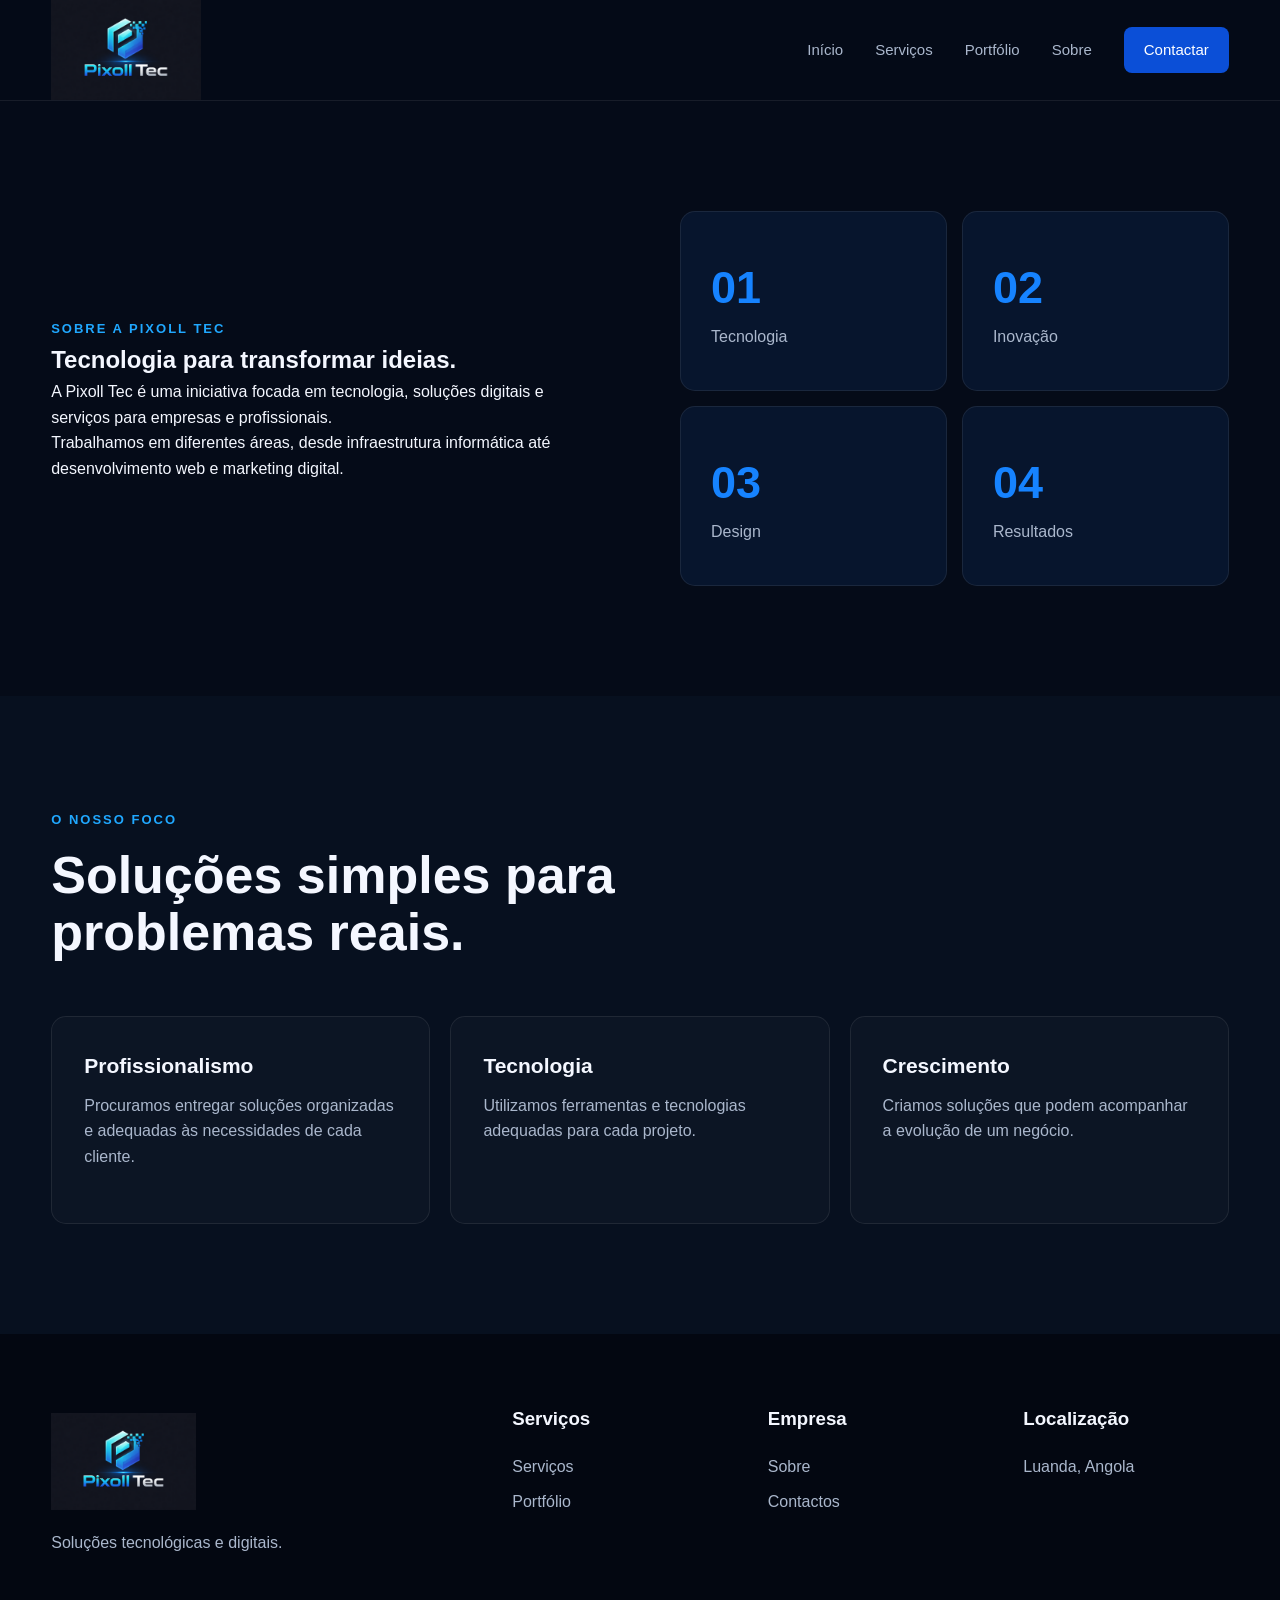
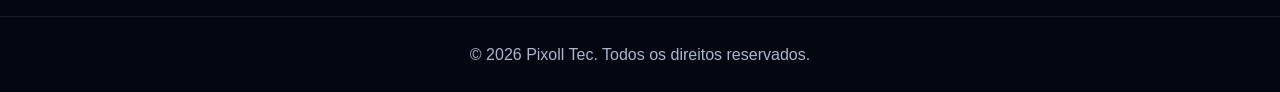
<file: sobre.html>
<!DOCTYPE html>
<html lang="pt">
<head>

    <meta charset="UTF-8">

    <meta
        name="viewport"
        content="width=device-width, initial-scale=1.0"
    >

    <title>Sobre Nós | Pixoll Tec</title>

    <link rel="stylesheet" href="style.css">

</head>

<body>

<header class="header">

    <div class="container nav-container">

        <a href="index.html" class="logo">
            <img src="logo.png" alt="Pixoll Tec">
        </a>

        <button class="menu-btn" id="menuBtn">☰</button>

        <nav class="nav" id="nav">
            <a href="index.html">Início</a>
            <a href="servicos.html">Serviços</a>
            <a href="portfolio.html">Portfólio</a>
            <a href="sobre.html">Sobre</a>
            <a href="contacto.html" class="nav-button">Contactar</a>
        </nav>

    </div>

</header>


<main>

<section class="section">

    <div class="container about-grid">

        <div>

            <span class="section-label">
                SOBRE A PIXOLL TEC
            </span>

            <h1>
                Tecnologia para
                transformar ideias.
            </h1>

            <p>
                A Pixoll Tec é uma iniciativa focada em
                tecnologia, soluções digitais e serviços
                para empresas e profissionais.
            </p>

            <p>
                Trabalhamos em diferentes áreas,
                desde infraestrutura informática até
                desenvolvimento web e marketing digital.
            </p>

        </div>


        <div class="about-box">

            <div class="stat">
                <strong>01</strong>
                <span>Tecnologia</span>
            </div>

            <div class="stat">
                <strong>02</strong>
                <span>Inovação</span>
            </div>

            <div class="stat">
                <strong>03</strong>
                <span>Design</span>
            </div>

            <div class="stat">
                <strong>04</strong>
                <span>Resultados</span>
            </div>

        </div>

    </div>

</section>


<section class="section services-preview">

    <div class="container">

        <div class="section-heading">

            <span>O NOSSO FOCO</span>

            <h2>
                Soluções simples para problemas reais.
            </h2>

        </div>


        <div class="services-grid">

            <article class="service-card">
                <h3>Profissionalismo</h3>
                <p>
                    Procuramos entregar soluções organizadas
                    e adequadas às necessidades de cada cliente.
                </p>
            </article>

            <article class="service-card">
                <h3>Tecnologia</h3>
                <p>
                    Utilizamos ferramentas e tecnologias
                    adequadas para cada projeto.
                </p>
            </article>

            <article class="service-card">
                <h3>Crescimento</h3>
                <p>
                    Criamos soluções que podem acompanhar
                    a evolução de um negócio.
                </p>
            </article>

        </div>

    </div>

</section>

</main>


<footer class="footer">

    <div class="container footer-grid">

        <div>
            <a href="index.html" class="footer-logo">
                <img src="logo.png" alt="Pixoll Tec">
            </a>
            <p>Soluções tecnológicas e digitais.</p>
        </div>

        <div>
            <h3>Serviços</h3>
            <a href="servicos.html">Serviços</a>
            <a href="portfolio.html">Portfólio</a>
        </div>

        <div>
            <h3>Empresa</h3>
            <a href="sobre.html">Sobre</a>
            <a href="contacto.html">Contactos</a>
        </div>

        <div>
            <h3>Localização</h3>
            <p>Luanda, Angola</p>
        </div>

    </div>

    <div class="footer-bottom">
        <p>© 2026 Pixoll Tec. Todos os direitos reservados.</p>
    </div>

</footer>

<script src="script.js"></script>

</body>
</html>
</file>
<file: style.css>
/* =====================================================
   PIXOLL TEC
   STYLE.CSS
===================================================== */


/* ================= RESET ================= */

* {
    margin: 0;
    padding: 0;
    box-sizing: border-box;
}

html {
    scroll-behavior: smooth;
}

body {
    font-family: Arial, Helvetica, sans-serif;
    background: #050b18;
    color: #f4f7ff;
    line-height: 1.6;
}

a {
    color: inherit;
    text-decoration: none;
}

img {
    max-width: 100%;
    display: block;
}

button {
    font: inherit;
}


/* ================= VARIABLES ================= */

:root {

    --background: #050b18;
    --background-2: #07152d;

    --blue: #0b4fd7;
    --blue-light: #1683ff;
    --cyan: #20a8ff;

    --white: #f4f7ff;
    --text: #aab7cc;

    --border: rgba(255, 255, 255, 0.08);

    --container: 1180px;

}


/* ================= CONTAINER ================= */

.container {
    width: min(92%, var(--container));
    margin: auto;
}


/* ================= HEADER ================= */

.header {
    position: sticky;
    top: 0;
    z-index: 1000;

    background: rgba(5, 11, 24, 0.92);

    backdrop-filter: blur(15px);

    border-bottom: 1px solid var(--border);
}

.nav-container {
    min-height: 80px;

    display: flex;
    align-items: center;
    justify-content: space-between;
}

.logo img {
    width: 150px;
    height: auto;
}

.nav {
    display: flex;
    align-items: center;
    gap: 32px;
}

.nav a {
    color: var(--text);
    font-size: 15px;

    transition: 0.3s;
}

.nav a:hover {
    color: var(--white);
}

.nav-button {
    background: var(--blue);
    color: white !important;

    padding: 11px 20px;
    border-radius: 8px;
}

.nav-button:hover {
    background: var(--blue-light);
}

.menu-btn {
    display: none;

    border: 0;
    background: transparent;
    color: white;

    font-size: 28px;
    cursor: pointer;
}


/* ================= HERO ================= */

.hero {
    min-height: 720px;

    display: flex;
    align-items: center;

    background:
        radial-gradient(
            circle at 80% 30%,
            rgba(22, 131, 255, 0.18),
            transparent 35%
        ),
        linear-gradient(
            135deg,
            #050b18,
            #07152d
        );
}

.hero-content {
    display: grid;

    grid-template-columns: 1.1fr 0.9fr;

    gap: 70px;

    align-items: center;
}

.hero-tag {
    display: inline-block;

    color: var(--cyan);

    font-size: 13px;
    font-weight: bold;

    letter-spacing: 2px;

    margin-bottom: 20px;
}

.hero h1 {
    font-size: clamp(42px, 6vw, 72px);

    line-height: 1.05;

    margin-bottom: 25px;
}

.hero h1 span {
    display: block;
    color: var(--blue-light);
}

.hero p {
    color: var(--text);

    max-width: 600px;

    font-size: 18px;

    margin-bottom: 35px;
}

.hero-buttons {
    display: flex;
    gap: 15px;

    flex-wrap: wrap;
}


/* ================= BUTTONS ================= */

.btn {
    display: inline-flex;

    align-items: center;
    justify-content: center;

    padding: 14px 25px;

    border-radius: 8px;

    font-weight: bold;

    transition: 0.3s;
}

.btn-primary {
    background: var(--blue);
    color: white;
}

.btn-primary:hover {
    background: var(--blue-light);

    transform: translateY(-2px);
}

.btn-outline {
    border: 1px solid rgba(255,255,255,0.18);

    color: white;
}

.btn-outline:hover {
    border-color: var(--blue-light);

    background: rgba(22, 131, 255, 0.08);
}


/* ================= HERO CARD ================= */

.hero-card {
    position: relative;

    display: flex;
    justify-content: center;
}

.tech-card {
    width: 360px;
    min-height: 360px;

    padding: 40px;

    border: 1px solid rgba(22,131,255,0.3);

    border-radius: 25px;

    background:
        linear-gradient(
            145deg,
            rgba(22,131,255,0.12),
            rgba(5,11,24,0.8)
        );

    box-shadow:
        0 30px 100px rgba(0,0,0,0.4);

    display: flex;
    flex-direction: column;
    justify-content: center;
}

.tech-icon {
    font-size: 70px;
    color: var(--cyan);

    margin-bottom: 25px;
}

.tech-card h3 {
    font-size: 32px;
    margin-bottom: 10px;
}

.tech-card p {
    color: var(--text);
}

.tech-lines {
    margin-top: 30px;
}

.tech-lines span {
    display: block;

    height: 5px;

    background: var(--blue);

    margin: 10px 0;

    border-radius: 20px;
}

.tech-lines span:nth-child(2) {
    width: 70%;
}

.tech-lines span:nth-child(3) {
    width: 45%;
}


/* ================= SECTIONS ================= */

.section {
    padding: 110px 0;
}

.section-heading {
    max-width: 700px;

    margin-bottom: 55px;
}

.section-heading span,
.section-label {
    color: var(--cyan);

    font-size: 13px;
    font-weight: bold;

    letter-spacing: 2px;
}

.section-heading h2,
.about-preview h2 {
    font-size: clamp(34px, 5vw, 52px);

    line-height: 1.1;

    margin: 15px 0;
}

.section-heading p,
.about-preview p {
    color: var(--text);
}


/* ================= SERVICES ================= */

.services-preview {
    background: #07101f;
}

.services-grid {
    display: grid;

    grid-template-columns: repeat(3, 1fr);

    gap: 20px;
}

.service-card {
    padding: 32px;

    border: 1px solid var(--border);

    border-radius: 15px;

    background: rgba(255,255,255,0.025);

    transition: 0.3s;
}

.service-card:hover {
    transform: translateY(-7px);

    border-color: rgba(22,131,255,0.5);

    background: rgba(22,131,255,0.05);
}

.service-icon {
    width: 55px;
    height: 55px;

    display: flex;
    align-items: center;
    justify-content: center;

    border-radius: 12px;

    background: rgba(22,131,255,0.12);

    color: var(--cyan);

    font-size: 23px;

    margin-bottom: 25px;
}

.service-card h3 {
    margin-bottom: 10px;

    font-size: 21px;
}

.service-card p {
    color: var(--text);

    margin-bottom: 22px;
}

.service-card a {
    color: var(--cyan);

    font-weight: bold;
}


/* ================= ABOUT ================= */

.about-grid {
    display: grid;

    grid-template-columns: 1fr 1fr;

    gap: 80px;

    align-items: center;
}

.about-preview p {
    margin-bottom: 18px;
}

.text-link {
    display: inline-block;

    margin-top: 15px;

    color: var(--cyan);

    font-weight: bold;
}

.about-box {
    display: grid;

    grid-template-columns: 1fr 1fr;

    gap: 15px;
}

.stat {
    min-height: 180px;

    padding: 30px;

    border: 1px solid var(--border);

    border-radius: 15px;

    background: var(--background-2);

    display: flex;
    flex-direction: column;

    justify-content: center;
}

.stat strong {
    font-size: 45px;

    color: var(--blue-light);
}

.stat span {
    color: var(--text);
}


/* ================= CTA ================= */

.cta {
    padding: 80px 0;

    background:
        linear-gradient(
            100deg,
            #07152d,
            #0b4fd7
        );
}

.cta-content {
    display: flex;

    justify-content: space-between;
    align-items: center;

    gap: 40px;
}

.cta span {
    font-size: 13px;

    letter-spacing: 2px;

    color: rgba(255,255,255,0.7);
}

.cta h2 {
    max-width: 700px;

    font-size: 40px;

    line-height: 1.15;

    margin-top: 10px;
}

.cta .btn {
    background: white;
    color: #07152d;
}


/* ================= FOOTER ================= */

.footer {
    background: #030711;

    padding-top: 70px;
}

.footer-grid {
    display: grid;

    grid-template-columns: 2fr 1fr 1fr 1fr;

    gap: 50px;

    padding-bottom: 60px;
}

.footer-logo img {
    width: 145px;

    margin-bottom: 20px;
}

.footer p {
    color: var(--text);
}

.footer h3 {
    margin-bottom: 20px;
}

.footer a {
    display: block;

    color: var(--text);

    margin: 9px 0;

    transition: 0.3s;
}

.footer a:hover {
    color: var(--cyan);
}

.footer-bottom {
    padding: 25px 0;

    border-top: 1px solid var(--border);

    text-align: center;
}


/* ================= MOBILE ================= */

@media (max-width: 850px) {

    .menu-btn {
        display: block;
    }

    .nav {
        position: absolute;

        top: 80px;
        left: 0;
        right: 0;

        padding: 25px;

        background: #050b18;

        border-bottom: 1px solid var(--border);

        display: none;

        flex-direction: column;

        align-items: stretch;

        gap: 18px;
    }

    .nav.active {
        display: flex;
    }

    .nav a {
        padding: 8px;
    }

    .hero {
        padding: 80px 0;
    }

    .hero-content {
        grid-template-columns: 1fr;
    }

    .hero-card {
        display: none;
    }

    .services-grid {
        grid-template-columns: 1fr 1fr;
    }

    .about-grid {
        grid-template-columns: 1fr;
    }

    .cta-content {
        flex-direction: column;

        align-items: flex-start;
    }

    .footer-grid {
        grid-template-columns: 1fr 1fr;
    }

}


@media (max-width: 550px) {

    .services-grid {
        grid-template-columns: 1fr;
    }

    .about-box {
        grid-template-columns: 1fr;
    }

    .footer-grid {
        grid-template-columns: 1fr;
    }

    .hero h1 {
        font-size: 45px;
    }

    .cta h2 {
        font-size: 32px;
    }

}
/* ================= FORMULÁRIO ================= */

.contact-form {
    padding: 35px;

    border: 1px solid var(--border);

    border-radius: 15px;

    background: rgba(255,255,255,0.025);
}

.form-group {
    margin-bottom: 22px;
}

.form-group label {
    display: block;

    margin-bottom: 8px;

    font-weight: bold;
}

.form-group input,
.form-group select,
.form-group textarea {
    width: 100%;

    padding: 14px 16px;

    border: 1px solid var(--border);

    border-radius: 8px;

    background: #07152d;

    color: white;

    outline: none;

    font: inherit;
}

.form-group input:focus,
.form-group select:focus,
.form-group textarea:focus {
    border-color: var(--blue-light);
}

.form-group textarea {
    resize: vertical;
}
</file>
